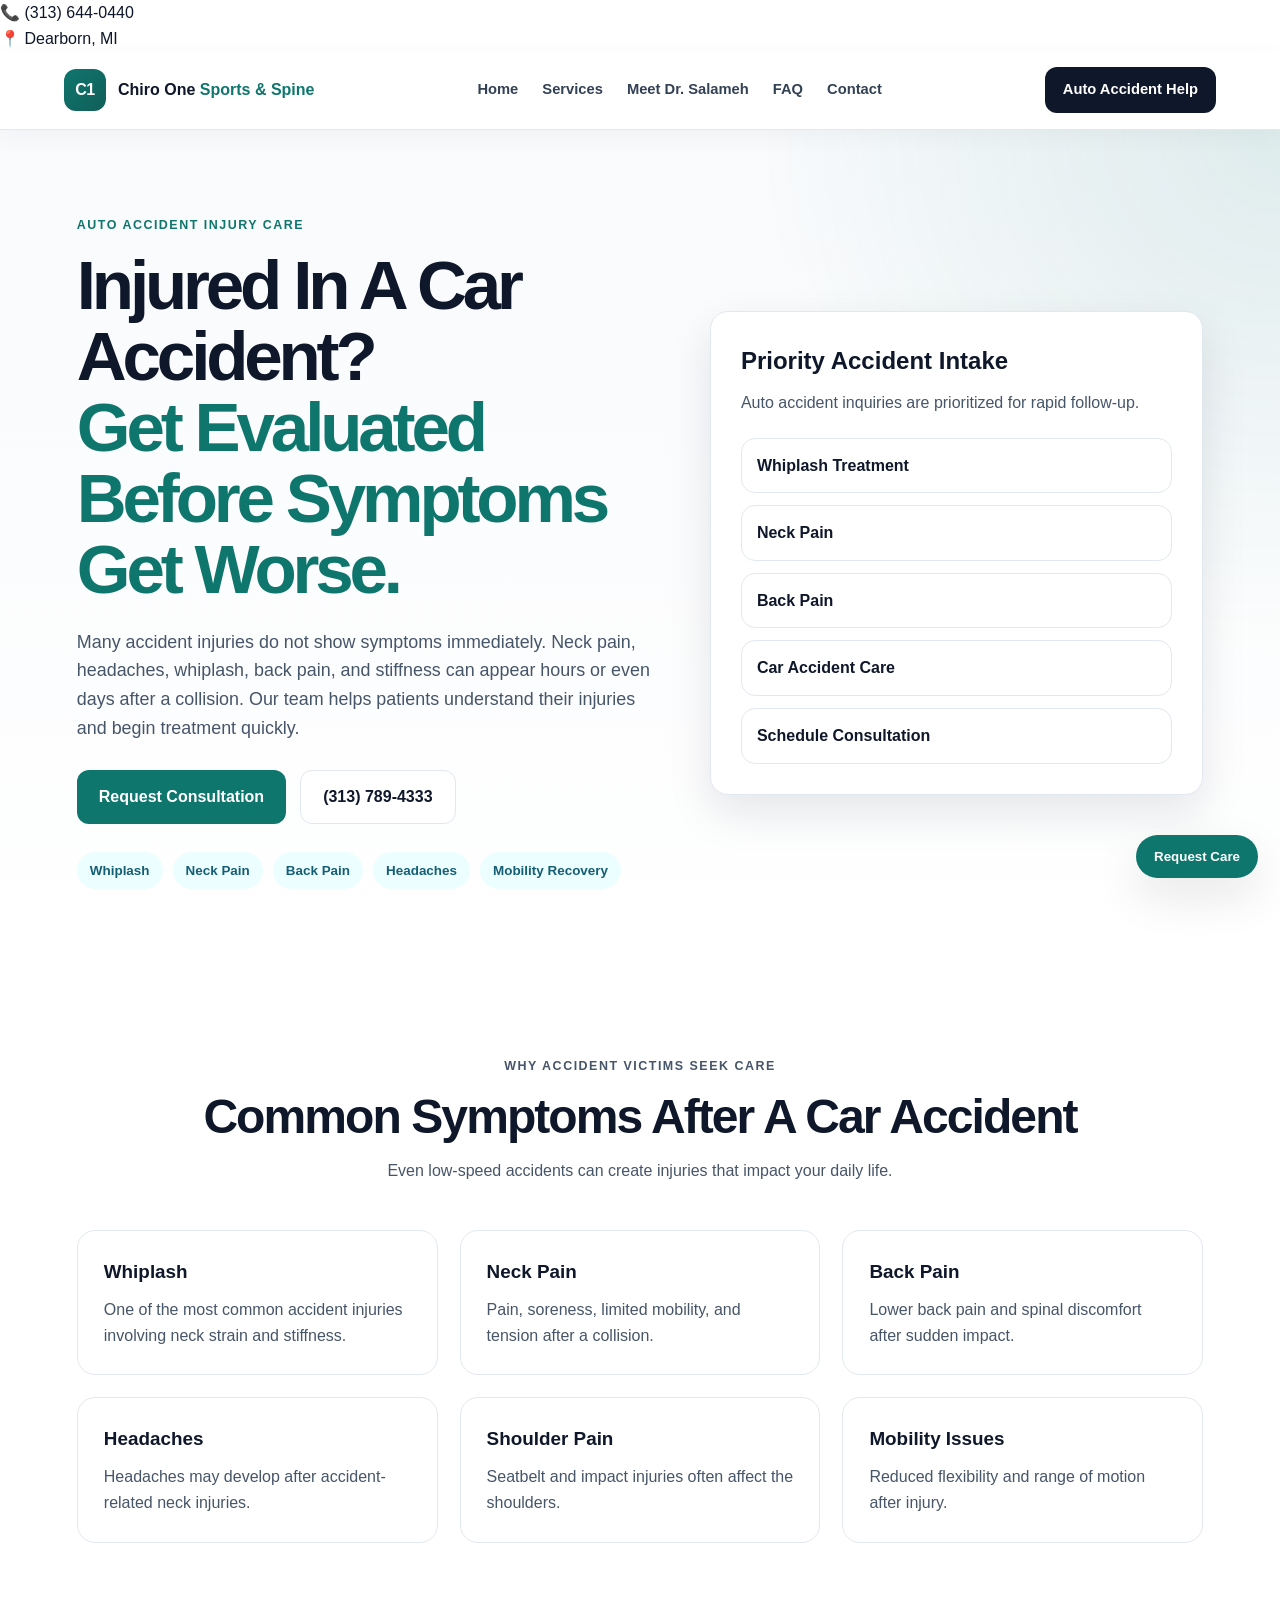
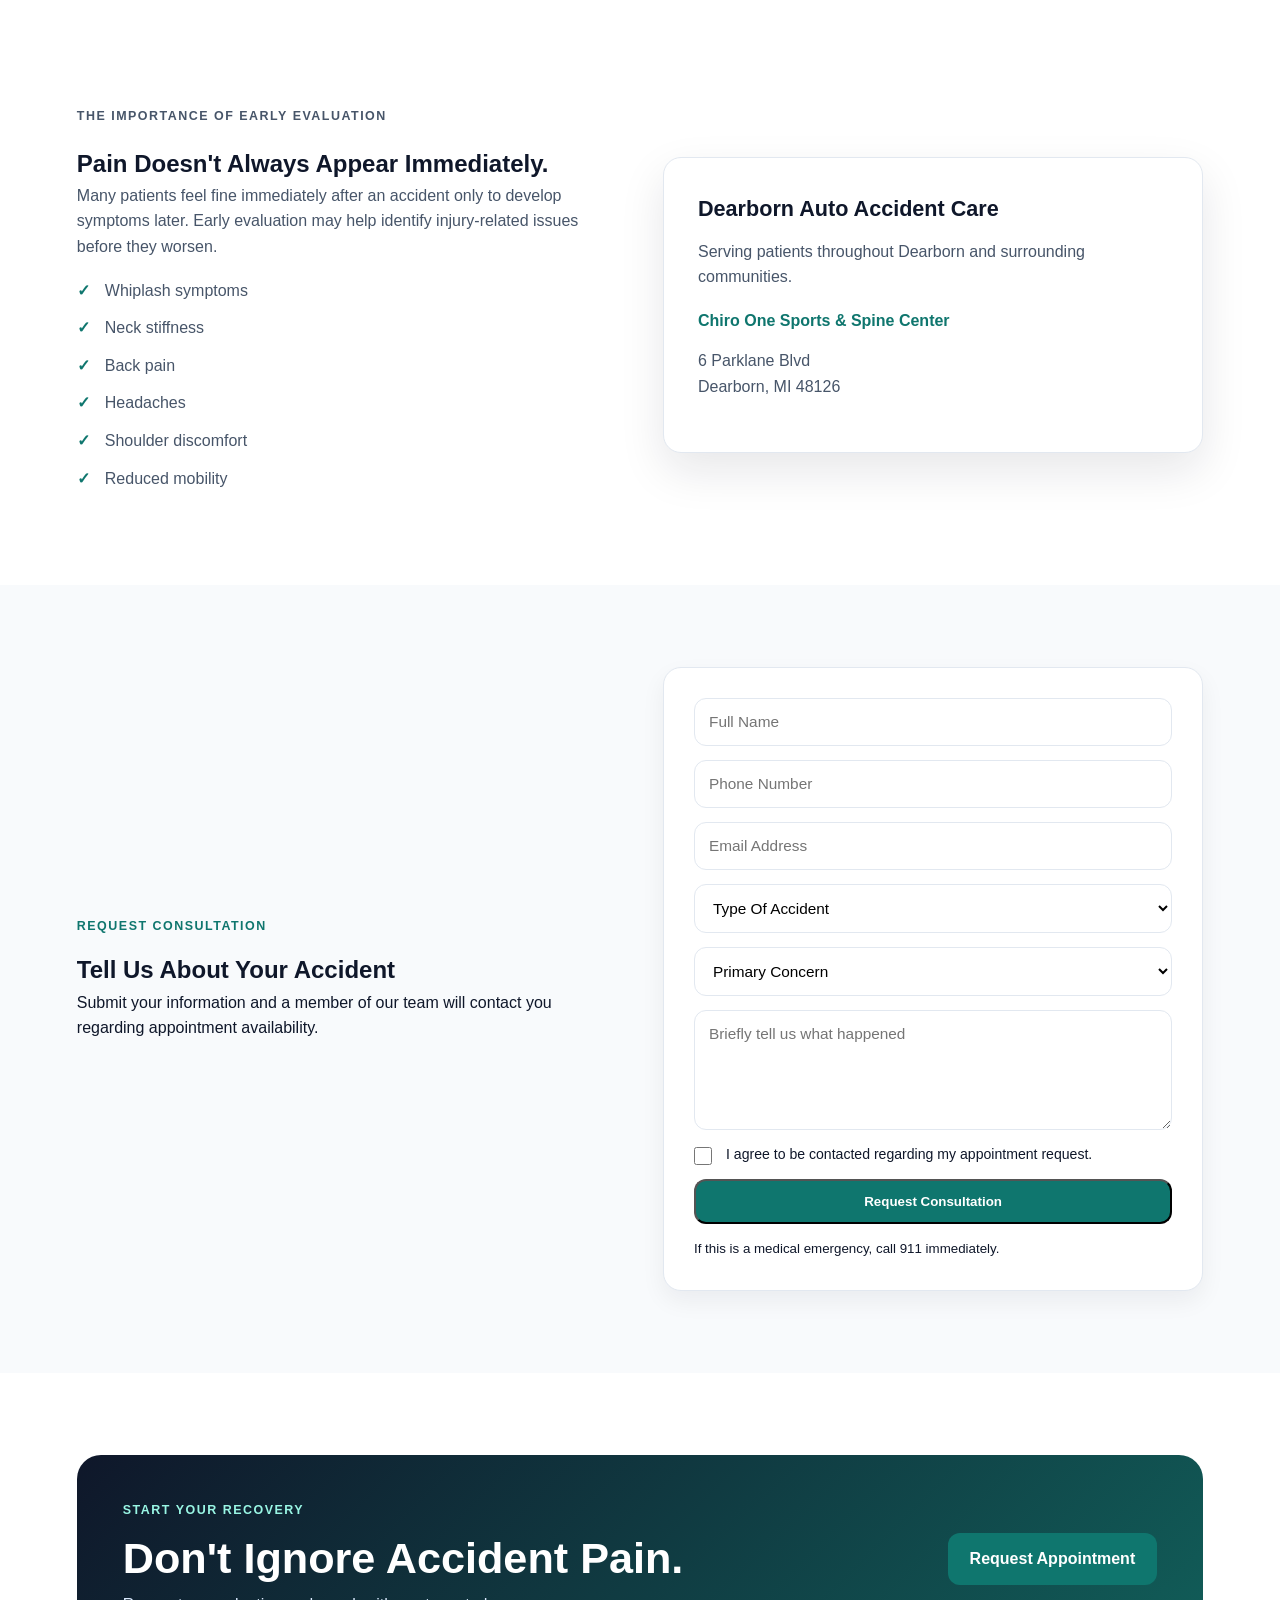
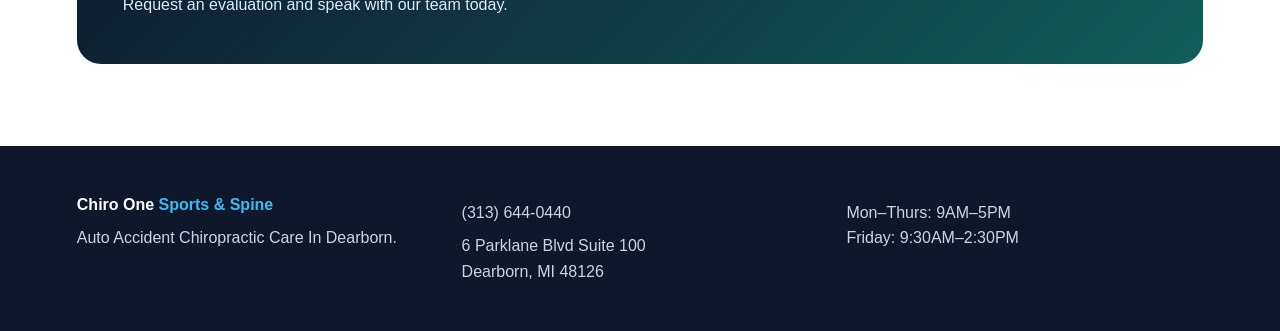
<file: auto-accident.html>
<!DOCTYPE html>
<html lang="en">
<head>
<meta charset="UTF-8">
<meta name="viewport" content="width=device-width, initial-scale=1.0">

<title>Auto Accident Chiropractor Dearborn MI | Chiro One Sports & Spine Center</title>

<meta name="description" content="Injured in a car accident? Chiro One Sports & Spine Center helps patients in Dearborn with whiplash, neck pain, back pain, headaches, and accident-related injuries.">

<meta name="keywords" content="car accident chiropractor Dearborn, auto accident chiropractor Dearborn, whiplash treatment Dearborn, neck pain after car accident, back pain after accident">

<link rel="stylesheet" href="styles.css">
</head>

<body>

<header class="top-bar">

<div>
<a href="tel:+13136440440">
📞 (313) 644-0440
</a>
</div>

<div>
📍 Dearborn, MI
</div>

</header>

<header class="site-header">

<a href="index.html" class="logo">
<span class="logo-mark">C1</span>
<span class="logo-text">Chiro One <b>Sports & Spine</b></span>
</a>

<button class="menu-toggle" onclick="toggleMenu()">☰</button>

<nav id="mainNav">
<a href="index.html">Home</a>
<a href="chiropractic-services.html">Services</a>
<a href="meet-the-doctor.html">Meet Dr. Salameh</a>
<a href="faq.html">FAQ</a>
<a href="contact.html">Contact</a>
</nav>

<a href="auto-accident.html" class="header-cta">
Auto Accident Help
</a>

</header>

<main>

<section class="hero">

<div class="hero-copy">

<p class="eyebrow">Auto Accident Injury Care</p>

<h1>
Injured In A Car Accident?<br>
<span>Get Evaluated Before Symptoms Get Worse.</span>
</h1>

<p class="hero-text">
Many accident injuries do not show symptoms immediately. Neck pain, headaches, whiplash, back pain, and stiffness can appear hours or even days after a collision. Our team helps patients understand their injuries and begin treatment quickly.
</p>

<div class="hero-actions">
<a href="#consultation-form" class="btn primary">Request Consultation</a>
<a href="tel:+13137894333" class="btn secondary">(313) 789-4333</a>
</div>

<div class="trust-row">
<span>Whiplash</span>
<span>Neck Pain</span>
<span>Back Pain</span>
<span>Headaches</span>
<span>Mobility Recovery</span>
</div>

</div>

<div class="hero-card">

<h2>Priority Accident Intake</h2>

<p>
Auto accident inquiries are prioritized for rapid follow-up.
</p>

<div class="quick-options">
<a href="whiplash-treatment-dearborn.html">Whiplash Treatment</a>
<a href="neck-pain-treatment.html">Neck Pain</a>
<a href="back-pain-treatment.html">Back Pain</a>
<a href="car-accident-chiropractor-dearborn.html">Car Accident Care</a>
<a href="contact.html">Schedule Consultation</a>
</div>

</div>

</section>

<section class="section">

<div class="section-heading">

<p class="eyebrow">Why Accident Victims Seek Care</p>

<h2>Common Symptoms After A Car Accident</h2>

<p>
Even low-speed accidents can create injuries that impact your daily life.
</p>

</div>

<div class="service-grid">

<div class="service-card">
<h3>Whiplash</h3>
<p>One of the most common accident injuries involving neck strain and stiffness.</p>
</div>

<div class="service-card">
<h3>Neck Pain</h3>
<p>Pain, soreness, limited mobility, and tension after a collision.</p>
</div>

<div class="service-card">
<h3>Back Pain</h3>
<p>Lower back pain and spinal discomfort after sudden impact.</p>
</div>

<div class="service-card">
<h3>Headaches</h3>
<p>Headaches may develop after accident-related neck injuries.</p>
</div>

<div class="service-card">
<h3>Shoulder Pain</h3>
<p>Seatbelt and impact injuries often affect the shoulders.</p>
</div>

<div class="service-card">
<h3>Mobility Issues</h3>
<p>Reduced flexibility and range of motion after injury.</p>
</div>

</div>

</section>

<section class="split-section">

<div>

<p class="eyebrow">The Importance Of Early Evaluation</p>

<h2>Pain Doesn't Always Appear Immediately.</h2>

<p>
Many patients feel fine immediately after an accident only to develop symptoms later. Early evaluation may help identify injury-related issues before they worsen.
</p>

<ul class="check-list">
<li>Whiplash symptoms</li>
<li>Neck stiffness</li>
<li>Back pain</li>
<li>Headaches</li>
<li>Shoulder discomfort</li>
<li>Reduced mobility</li>
</ul>

</div>

<div class="info-card">

<h3>Dearborn Auto Accident Care</h3>

<p>
Serving patients throughout Dearborn and surrounding communities.
</p>

<span>Chiro One Sports & Spine Center</span>

<p style="margin-top:15px;">
6 Parklane Blvd<br>
Dearborn, MI 48126
</p>

</div>

</section>

<section class="assistant-section" id="consultation-form">

<div>

<p class="eyebrow">Request Consultation</p>

<h2>Tell Us About Your Accident</h2>

<p>
Submit your information and a member of our team will contact you regarding appointment availability.
</p>

</div>

<form name="auto-accident-lead" method="POST" data-netlify="true" action="thank-you.html" class="intake-form">

<input type="hidden" name="form-name" value="auto-accident-lead">

<input type="text" name="name" placeholder="Full Name" required>

<input type="tel" name="phone" placeholder="Phone Number" required>

<input type="email" name="email" placeholder="Email Address" required>

<select name="accident_type" required>
<option value="">Type Of Accident</option>
<option>Car Accident</option>
<option>Truck Accident</option>
<option>Motorcycle Accident</option>
<option>Uber / Lyft Accident</option>
<option>Other</option>
</select>

<select name="injury_type">
<option value="">Primary Concern</option>
<option>Whiplash</option>
<option>Neck Pain</option>
<option>Back Pain</option>
<option>Headaches</option>
<option>Shoulder Pain</option>
<option>Other</option>
</select>

<textarea name="message" placeholder="Briefly tell us what happened"></textarea>

<label class="consent">
<input type="checkbox" required>
I agree to be contacted regarding my appointment request.
</label>

<button type="submit" class="btn primary">Request Consultation</button>

<small>If this is a medical emergency, call 911 immediately.</small>

</form>

</section>

<section class="cta-section">

<div>

<p class="eyebrow">Start Your Recovery</p>

<h2>Don't Ignore Accident Pain.</h2>

<p>
Request an evaluation and speak with our team today.
</p>

</div>

<a href="contact.html" class="btn primary">Request Appointment</a>

</section>

</main>

<footer class="site-footer">

<div>
<a href="index.html" class="footer-logo">Chiro One <span>Sports & Spine</span></a>
<p>Auto Accident Chiropractic Care In Dearborn.</p>
</div>

<div>
<p>(313) 644-0440</p>
<p>6 Parklane Blvd Suite 100<br>Dearborn, MI 48126</p>
</div>

<div>
<p>Mon–Thurs: 9AM–5PM<br>Friday: 9:30AM–2:30PM</p>
</div>

</footer>

<script src="schema.js"></script>
<script src="script.js"></script>
</body>
</html>
</file>
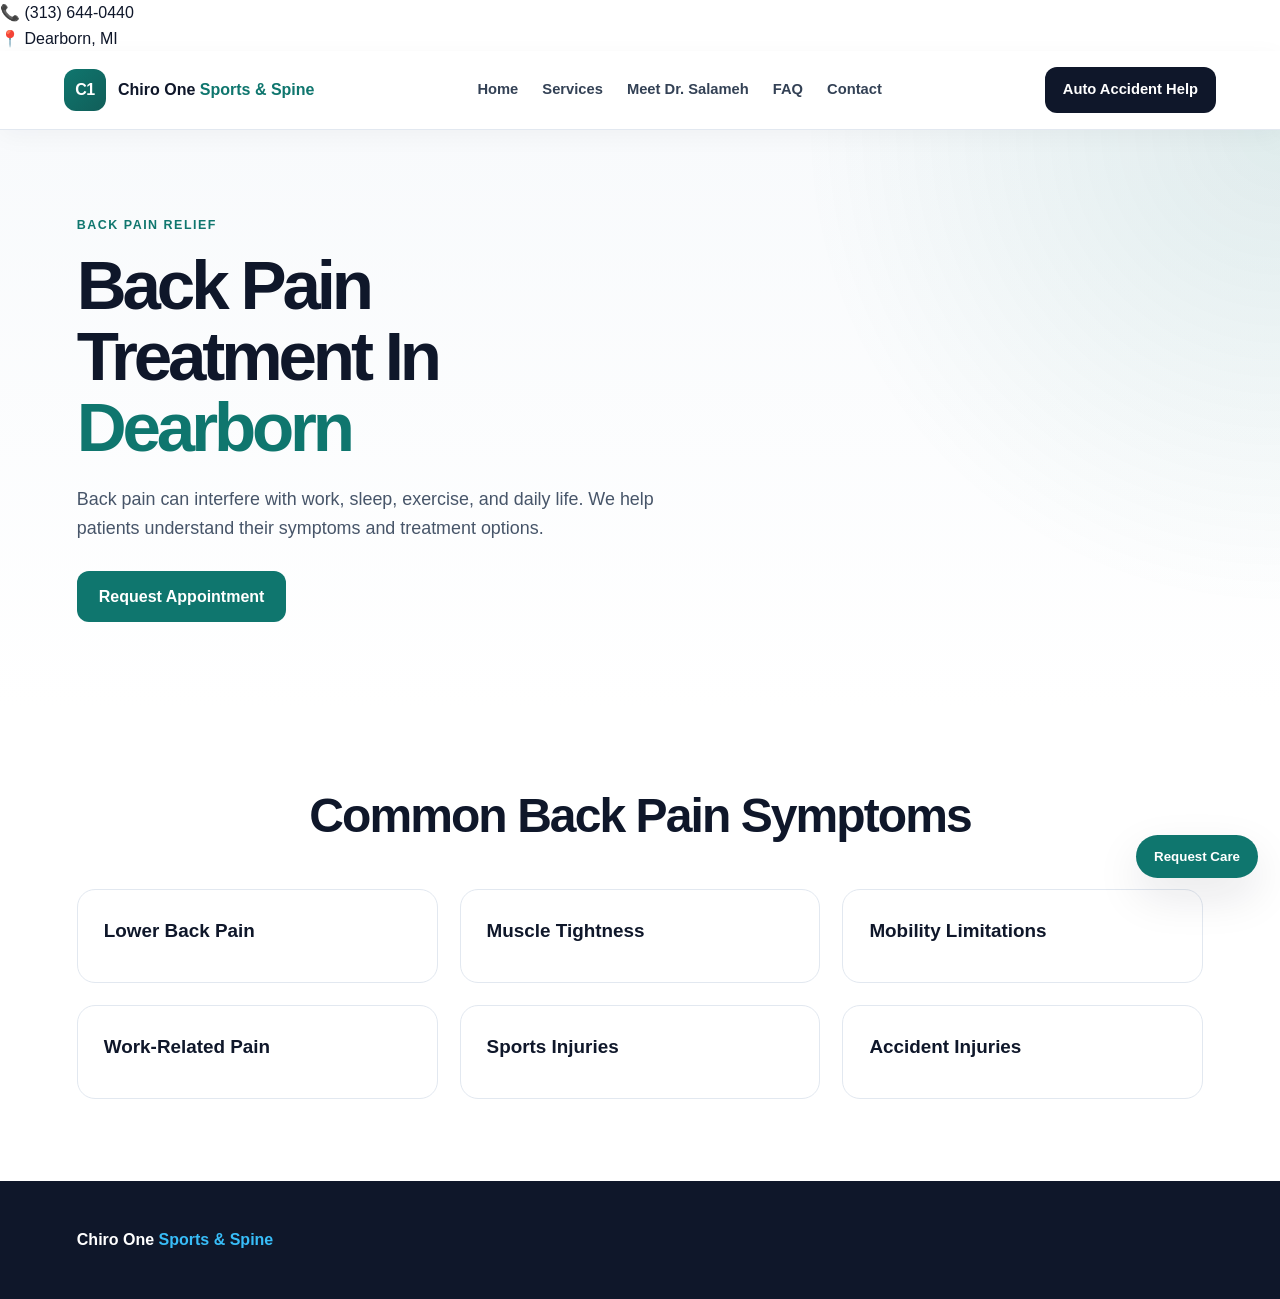
<file: back-pain-treatment.html>
<!DOCTYPE html>
<html lang="en">
<head>
<meta charset="UTF-8">
<meta name="viewport" content="width=device-width, initial-scale=1.0">

<title>Back Pain Treatment Dearborn MI | Chiro One Sports & Spine Center</title>

<meta name="description" content="Back pain treatment in Dearborn, MI. Chiropractic care for lower back pain, injury recovery, stiffness, and mobility issues.">

<link rel="stylesheet" href="styles.css">
</head>

<body>

<header class="top-bar">

<div>
<a href="tel:+13136440440">
📞 (313) 644-0440
</a>
</div>

<div>
📍 Dearborn, MI
</div>

</header>

<header class="site-header">

<a href="index.html" class="logo">
<span class="logo-mark">C1</span>
<span class="logo-text">Chiro One <b>Sports & Spine</b></span>
</a>

<button class="menu-toggle" onclick="toggleMenu()">☰</button>

<nav id="mainNav">
<a href="index.html">Home</a>
<a href="chiropractic-services.html">Services</a>
<a href="meet-the-doctor.html">Meet Dr. Salameh</a>
<a href="faq.html">FAQ</a>
<a href="contact.html">Contact</a>
</nav>

<a href="auto-accident.html" class="header-cta">
Auto Accident Help
</a>

</header>

<main>

<section class="hero">

<div class="hero-copy">

<p class="eyebrow">Back Pain Relief</p>

<h1>Back Pain Treatment In <span>Dearborn</span></h1>

<p class="hero-text">
Back pain can interfere with work, sleep, exercise, and daily life. We help patients understand their symptoms and treatment options.
</p>

<div class="hero-actions">
<a href="contact.html" class="btn primary">Request Appointment</a>
</div>

</div>

</section>

<section class="section">

<div class="section-heading">

<h2>Common Back Pain Symptoms</h2>

</div>

<div class="service-grid">

<div class="service-card">
<h3>Lower Back Pain</h3>
</div>

<div class="service-card">
<h3>Muscle Tightness</h3>
</div>

<div class="service-card">
<h3>Mobility Limitations</h3>
</div>

<div class="service-card">
<h3>Work-Related Pain</h3>
</div>

<div class="service-card">
<h3>Sports Injuries</h3>
</div>

<div class="service-card">
<h3>Accident Injuries</h3>
</div>

</div>

</section>

</main>

<footer class="site-footer">
<div>
<a href="index.html" class="footer-logo">Chiro One <span>Sports & Spine</span></a>
</div>
</footer>

<script src="schema.js"></script>
<script src="script.js"></script>
</body>
</html>
</file>
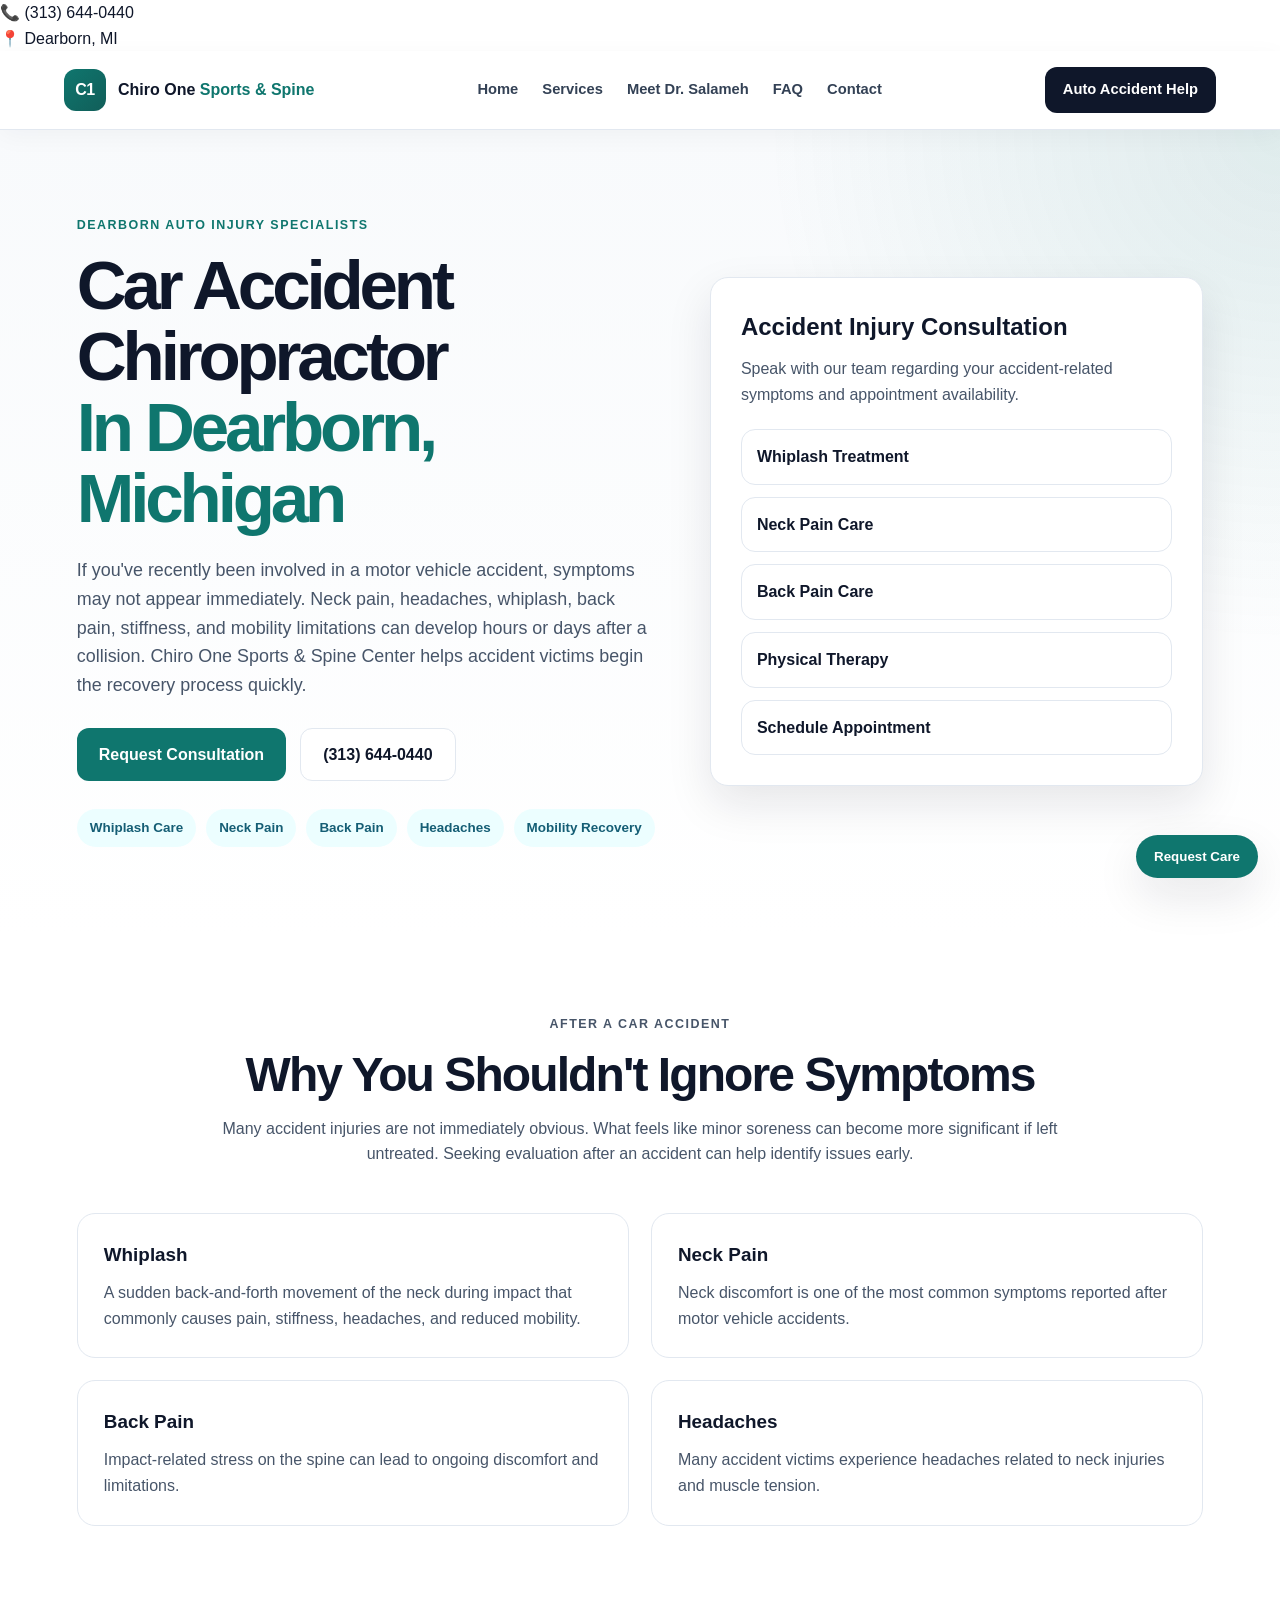
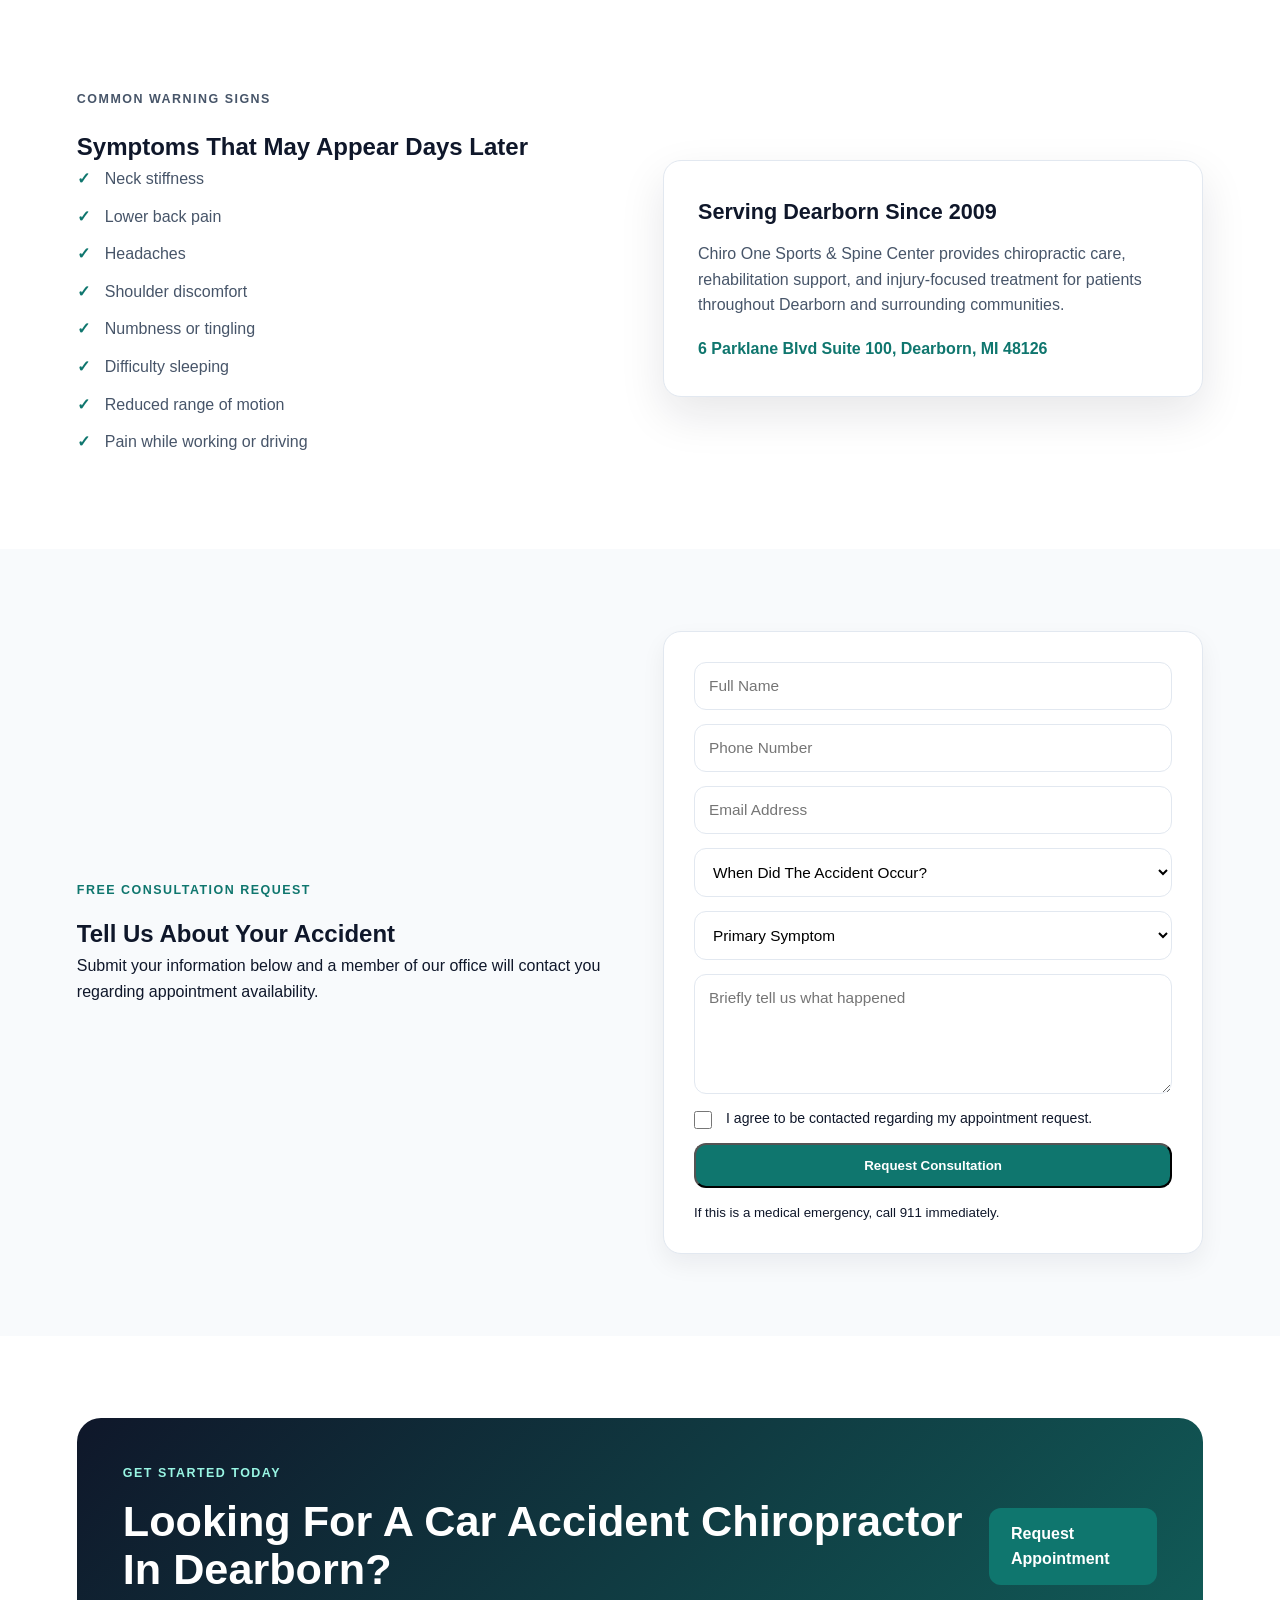
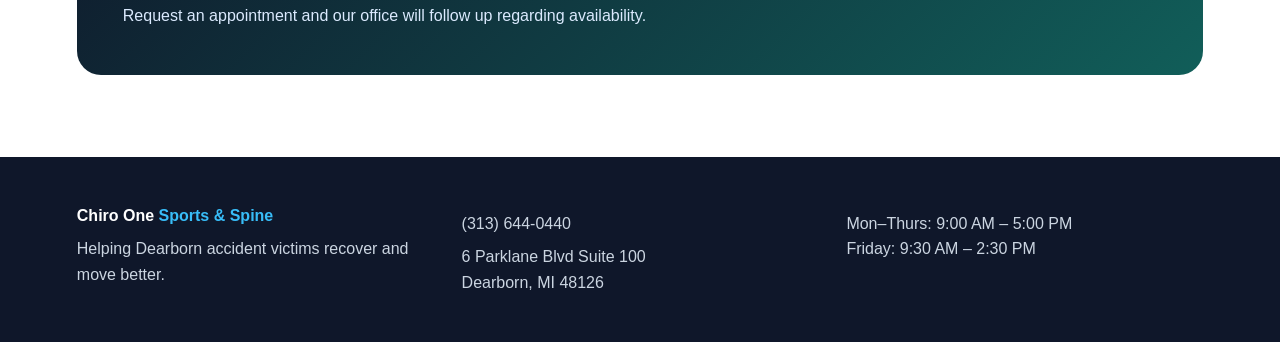
<file: car-accident-chiropractor-dearborn.html>
<!DOCTYPE html>
<html lang="en">
<head>
<meta charset="UTF-8">
<meta name="viewport" content="width=device-width, initial-scale=1.0">

<title>Car Accident Chiropractor Dearborn MI | Chiro One Sports & Spine Center</title>

<meta name="description" content="Looking for a car accident chiropractor in Dearborn? Chiro One Sports & Spine Center helps patients recover from whiplash, neck pain, back pain, headaches, and accident-related injuries.">

<meta name="keywords" content="car accident chiropractor Dearborn, chiropractor after car accident Dearborn, whiplash chiropractor Dearborn, auto accident injury treatment Dearborn, personal injury chiropractor Dearborn">

<link rel="stylesheet" href="styles.css">

</head>

<body>

<header class="top-bar">

<div>
<a href="tel:+13136440440">
📞 (313) 644-0440
</a>
</div>

<div>
📍 Dearborn, MI
</div>

</header>

<header class="site-header">

<a href="index.html" class="logo">
<span class="logo-mark">C1</span>
<span class="logo-text">Chiro One <b>Sports & Spine</b></span>
</a>

<button class="menu-toggle" onclick="toggleMenu()">☰</button>

<nav id="mainNav">
<a href="index.html">Home</a>
<a href="chiropractic-services.html">Services</a>
<a href="meet-the-doctor.html">Meet Dr. Salameh</a>
<a href="faq.html">FAQ</a>
<a href="contact.html">Contact</a>
</nav>

<a href="auto-accident.html" class="header-cta">
Auto Accident Help
</a>

</header>

<main>

<section class="hero">

<div class="hero-copy">

<p class="eyebrow">
Dearborn Auto Injury Specialists
</p>

<h1>
Car Accident Chiropractor<br>
<span>In Dearborn, Michigan</span>
</h1>

<p class="hero-text">

If you've recently been involved in a motor vehicle accident, symptoms may not appear immediately. Neck pain, headaches, whiplash, back pain, stiffness, and mobility limitations can develop hours or days after a collision. Chiro One Sports & Spine Center helps accident victims begin the recovery process quickly.

</p>

<div class="hero-actions">

<a href="#consultation-form" class="btn primary">
Request Consultation
</a>

<a href="tel:+13136440440" class="btn secondary">
(313) 644-0440
</a>

</div>

<div class="trust-row">
<span>Whiplash Care</span>
<span>Neck Pain</span>
<span>Back Pain</span>
<span>Headaches</span>
<span>Mobility Recovery</span>
</div>

</div>

<div class="hero-card">

<h2>
Accident Injury Consultation
</h2>

<p>
Speak with our team regarding your accident-related symptoms and appointment availability.
</p>

<div class="quick-options">

<a href="whiplash-treatment-dearborn.html">
Whiplash Treatment
</a>

<a href="neck-pain-treatment.html">
Neck Pain Care
</a>

<a href="back-pain-treatment.html">
Back Pain Care
</a>

<a href="physical-therapy.html">
Physical Therapy
</a>

<a href="contact.html">
Schedule Appointment
</a>

</div>

</div>

</section>

<section class="section">

<div class="section-heading">

<p class="eyebrow">
After A Car Accident
</p>

<h2>
Why You Shouldn't Ignore Symptoms
</h2>

<p>

Many accident injuries are not immediately obvious. What feels like minor soreness can become more significant if left untreated. Seeking evaluation after an accident can help identify issues early.

</p>

</div>

<div class="feature-grid">

<div>
<h3>Whiplash</h3>
<p>
A sudden back-and-forth movement of the neck during impact that commonly causes pain, stiffness, headaches, and reduced mobility.
</p>
</div>

<div>
<h3>Neck Pain</h3>
<p>
Neck discomfort is one of the most common symptoms reported after motor vehicle accidents.
</p>
</div>

<div>
<h3>Back Pain</h3>
<p>
Impact-related stress on the spine can lead to ongoing discomfort and limitations.
</p>
</div>

<div>
<h3>Headaches</h3>
<p>
Many accident victims experience headaches related to neck injuries and muscle tension.
</p>
</div>

</div>

</section>

<section class="split-section">

<div>

<p class="eyebrow">
Common Warning Signs
</p>

<h2>
Symptoms That May Appear Days Later
</h2>

<ul class="check-list">

<li>Neck stiffness</li>
<li>Lower back pain</li>
<li>Headaches</li>
<li>Shoulder discomfort</li>
<li>Numbness or tingling</li>
<li>Difficulty sleeping</li>
<li>Reduced range of motion</li>
<li>Pain while working or driving</li>

</ul>

</div>

<div class="info-card">

<h3>
Serving Dearborn Since 2009
</h3>

<p>

Chiro One Sports & Spine Center provides chiropractic care, rehabilitation support, and injury-focused treatment for patients throughout Dearborn and surrounding communities.

</p>

<span>
6 Parklane Blvd Suite 100, Dearborn, MI 48126
</span>

</div>

</section>

<section class="assistant-section" id="consultation-form">

<div>

<p class="eyebrow">
Free Consultation Request
</p>

<h2>
Tell Us About Your Accident
</h2>

<p>

Submit your information below and a member of our office will contact you regarding appointment availability.

</p>

</div>

<form
name="car-accident-lead"
method="POST"
data-netlify="true"
action="thank-you.html"
class="intake-form">

<input type="hidden" name="form-name" value="car-accident-lead">

<input
type="text"
name="name"
placeholder="Full Name"
required>

<input
type="tel"
name="phone"
placeholder="Phone Number"
required>

<input
type="email"
name="email"
placeholder="Email Address"
required>

<select name="accident_date" required>
<option value="">When Did The Accident Occur?</option>
<option>Today</option>
<option>Within The Last Week</option>
<option>Within The Last 30 Days</option>
<option>More Than 30 Days Ago</option>
</select>

<select name="symptom" required>
<option value="">Primary Symptom</option>
<option>Whiplash</option>
<option>Neck Pain</option>
<option>Back Pain</option>
<option>Headaches</option>
<option>Shoulder Pain</option>
<option>Other</option>
</select>

<textarea
name="message"
placeholder="Briefly tell us what happened"></textarea>

<label class="consent">
<input type="checkbox" required>
I agree to be contacted regarding my appointment request.
</label>

<button type="submit" class="btn primary">
Request Consultation
</button>

<small>
If this is a medical emergency, call 911 immediately.
</small>

</form>

</section>

<section class="cta-section">

<div>

<p class="eyebrow">
Get Started Today
</p>

<h2>
Looking For A Car Accident Chiropractor In Dearborn?
</h2>

<p>

Request an appointment and our office will follow up regarding availability.

</p>

</div>

<a href="contact.html" class="btn primary">
Request Appointment
</a>

</section>

</main>

<footer class="site-footer">

<div>

<a href="index.html" class="footer-logo">
Chiro One <span>Sports & Spine</span>
</a>

<p>
Helping Dearborn accident victims recover and move better.
</p>

</div>

<div>

<p>(313) 644-0440</p>

<p>
6 Parklane Blvd Suite 100<br>
Dearborn, MI 48126
</p>

</div>

<div>

<p>
Mon–Thurs: 9:00 AM – 5:00 PM<br>
Friday: 9:30 AM – 2:30 PM
</p>

</div>

</footer>

<script src="schema.js"></script>
<script src="script.js"></script>
</body>
</html>
</file>
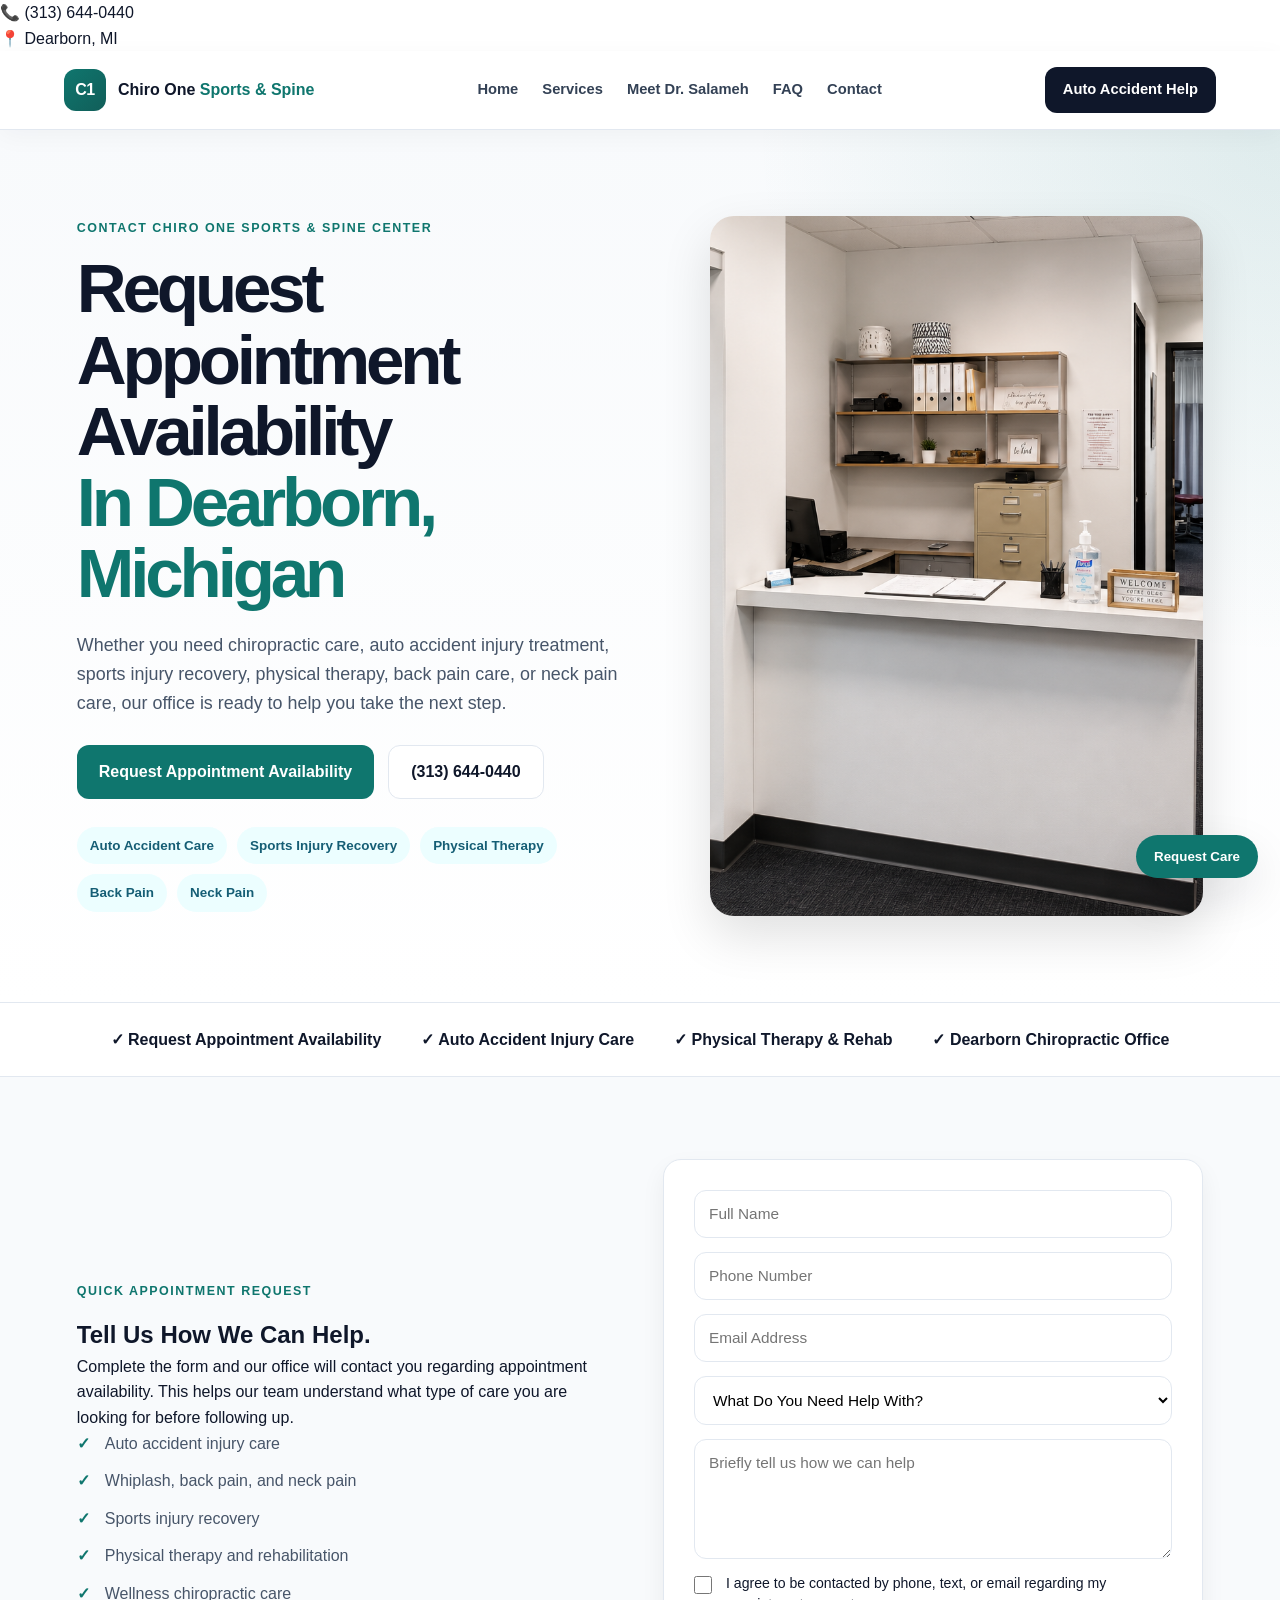
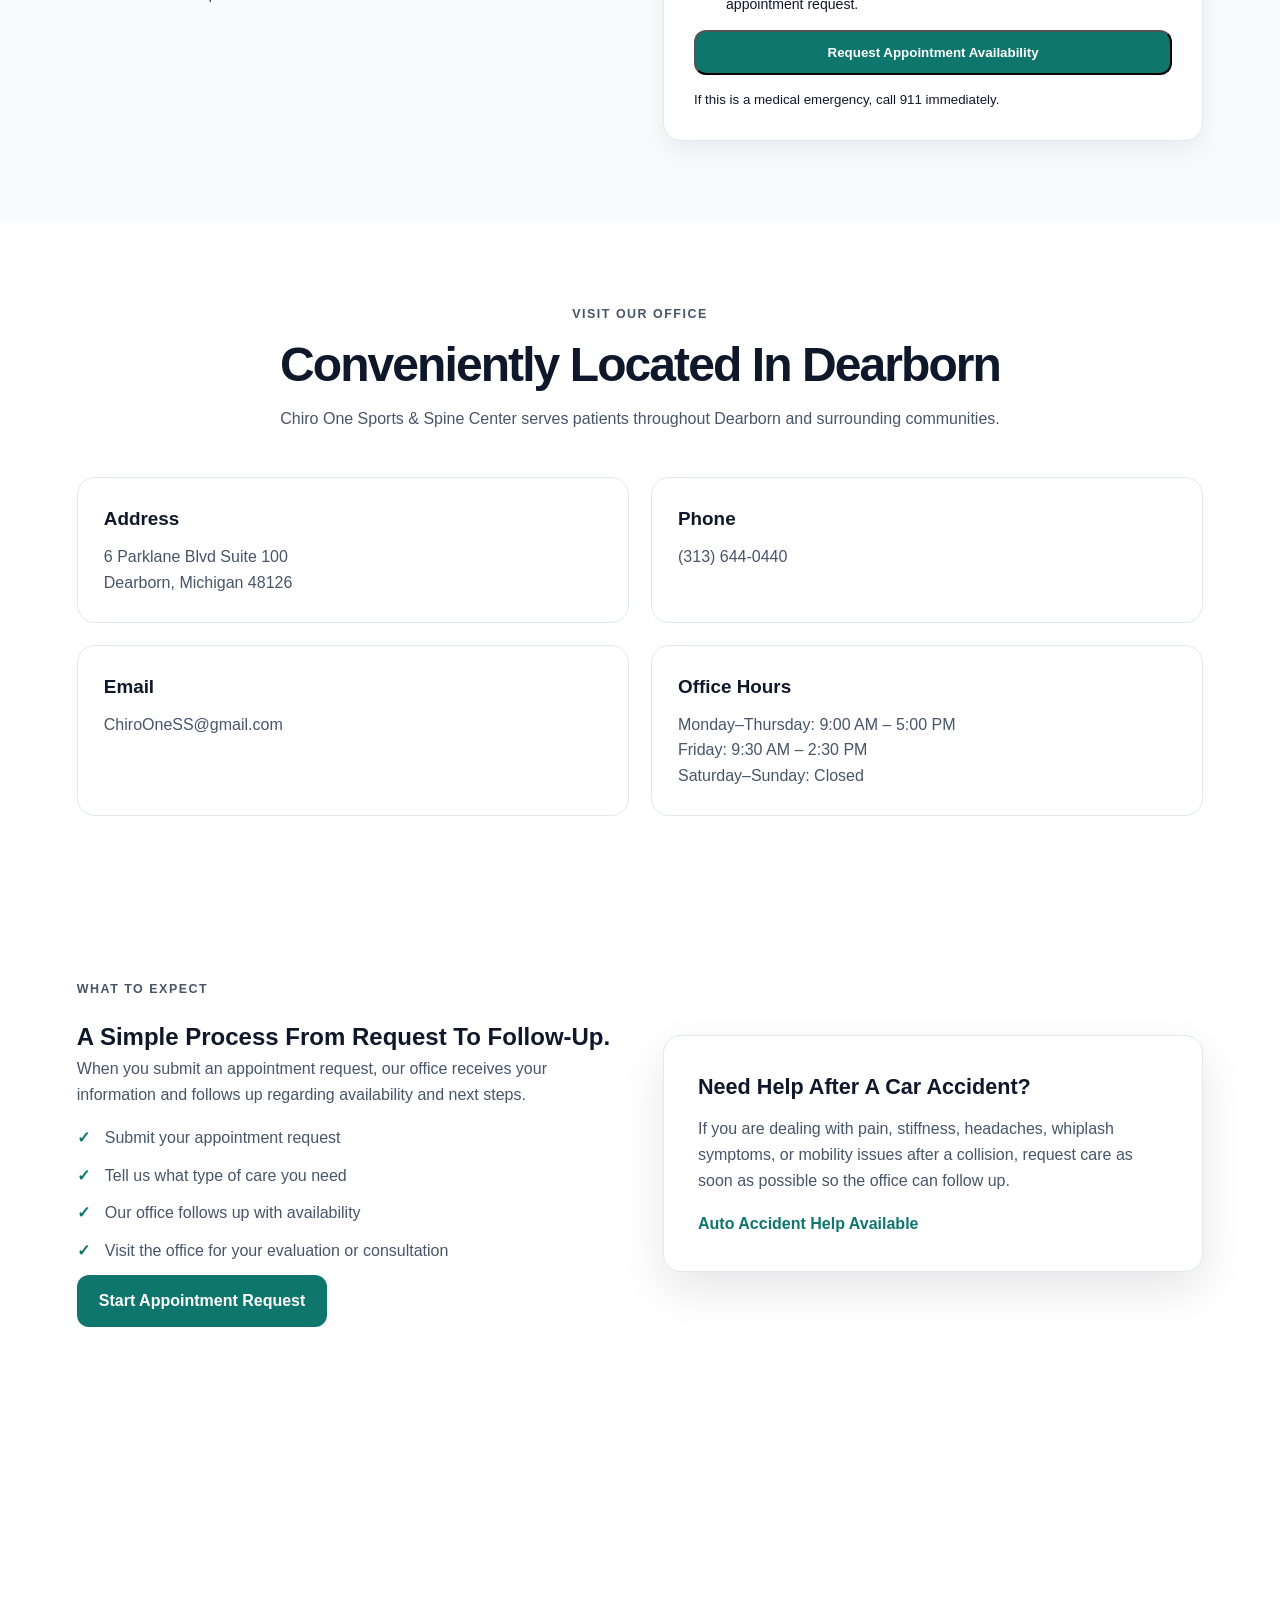
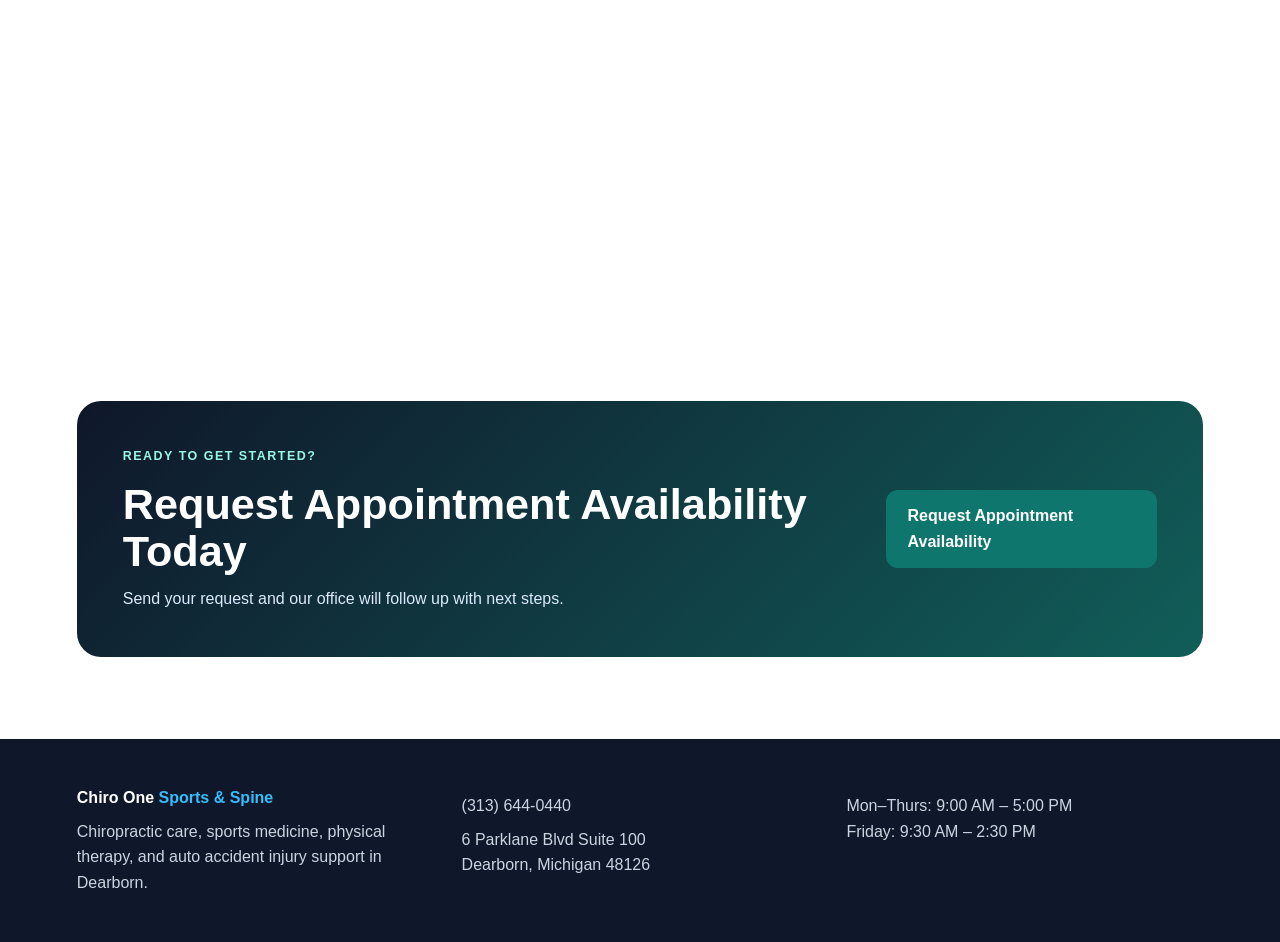
<file: contact.html>
<!DOCTYPE html>
<html lang="en">
<head>
<meta charset="UTF-8">
<meta name="viewport" content="width=device-width, initial-scale=1.0">
<title>Contact Chiro One Sports & Spine Center | Dearborn Chiropractor</title>
<meta name="description" content="Contact Chiro One Sports & Spine Center in Dearborn, Michigan. Request appointment availability for chiropractic care, auto accident injuries, physical therapy, sports injury recovery, back pain, and neck pain.">
<meta name="keywords" content="contact chiropractor Dearborn, Chiro One Sports and Spine Center contact, Dearborn chiropractor appointment, auto accident chiropractor Dearborn, physical therapy Dearborn">
<link rel="stylesheet" href="styles.css">
</head>
<body>
<header class="top-bar">
<div>
<a href="tel:+13136440440">📞 (313) 644-0440</a>
</div>
<div>📍 Dearborn, MI</div>
</header>
<header class="site-header">
<a href="index.html" class="logo">
<span class="logo-mark">C1</span>
<span class="logo-text">Chiro One <b>Sports & Spine</b></span>
</a>
<button class="menu-toggle" onclick="toggleMenu()">☰</button>
<nav id="mainNav">
<a href="index.html">Home</a>
<a href="chiropractic-services.html">Services</a>
<a href="meet-the-doctor.html">Meet Dr. Salameh</a>
<a href="faq.html">FAQ</a>
<a href="contact.html">Contact</a>
</nav>
<a href="auto-accident.html" class="header-cta">Auto Accident Help</a>
</header>
<main>
<section class="hero">
<div class="hero-copy">
<p class="eyebrow">Contact Chiro One Sports & Spine Center</p>
<h1>
Request Appointment Availability<br>
<span>In Dearborn, Michigan</span>
</h1>
<p class="hero-text">
Whether you need chiropractic care, auto accident injury treatment, sports injury recovery, physical therapy, back pain care, or neck pain care, our office is ready to help you take the next step.
</p>
<div class="hero-actions">
<a href="#contact-form" class="btn primary">Request Appointment Availability</a>
<a href="tel:+13136440440" class="btn secondary">(313) 644-0440</a>
</div>
<div class="trust-row">
<span>Auto Accident Care</span>
<span>Sports Injury Recovery</span>
<span>Physical Therapy</span>
<span>Back Pain</span>
<span>Neck Pain</span>
</div>
</div>
<div class="hero-image">
<img
src="assets/reception.jpg.PNG"
alt="Reception area at Chiro One Sports and Spine Center in Dearborn">
</div>
</section>
<section class="trust-strip">
<div>✓ Request Appointment Availability</div>
<div>✓ Auto Accident Injury Care</div>
<div>✓ Physical Therapy & Rehab</div>
<div>✓ Dearborn Chiropractic Office</div>
</section>
<section class="assistant-section" id="contact-form">
<div>
<p class="eyebrow">Quick Appointment Request</p>
<h2>Tell Us How We Can Help.</h2>
<p>
Complete the form and our office will contact you regarding appointment availability. This helps our team understand what type of care you are looking for before following up.
</p>
<ul class="check-list">
<li>Auto accident injury care</li>
<li>Whiplash, back pain, and neck pain</li>
<li>Sports injury recovery</li>
<li>Physical therapy and rehabilitation</li>
<li>Wellness chiropractic care</li>
</ul>
</div>
<form name="appointment-request" method="POST" data-netlify="true" action="thank-you.html" class="intake-form">
<input type="hidden" name="form-name" value="appointment-request">
<input type="text" name="name" placeholder="Full Name" required>
<input type="tel" name="phone" placeholder="Phone Number" required>
<input type="email" name="email" placeholder="Email Address" required>
<select name="service_interest" required>
<option value="">What Do You Need Help With?</option>
<option>Auto Accident Injury</option>
<option>Whiplash</option>
<option>Back Pain</option>
<option>Neck Pain</option>
<option>Physical Therapy</option>
<option>Sports Injury Recovery</option>
<option>Wellness Chiropractic Care</option>
<option>Other</option>
</select>
<textarea name="message" placeholder="Briefly tell us how we can help"></textarea>
<label class="consent">
<input type="checkbox" name="sms_consent" value="Yes" required>
I agree to be contacted by phone, text, or email regarding my appointment request.
</label>
<button type="submit" class="btn primary">Request Appointment Availability</button>
<small>If this is a medical emergency, call 911 immediately.</small>
</form>
</section>
<section class="section">
<div class="section-heading">
<p class="eyebrow">Visit Our Office</p>
<h2>Conveniently Located In Dearborn</h2>
<p>
Chiro One Sports & Spine Center serves patients throughout Dearborn and surrounding communities.
</p>
</div>
<div class="feature-grid">
<div>
<h3>Address</h3>
<p>
6 Parklane Blvd Suite 100<br>
Dearborn, Michigan 48126
</p>
</div>
<div>
<h3>Phone</h3>
<p>
<a href="tel:+13136440440">(313) 644-0440</a>
</p>
</div>
<div>
<h3>Email</h3>
<p>
<a href="mailto:ChiroOneSS@gmail.com">ChiroOneSS@gmail.com</a>
</p>
</div>
<div>
<h3>Office Hours</h3>
<p>
Monday–Thursday: 9:00 AM – 5:00 PM<br>
Friday: 9:30 AM – 2:30 PM<br>
Saturday–Sunday: Closed
</p>
</div>
</div>
</section>
<section class="split-section">
<div>
<p class="eyebrow">What To Expect</p>
<h2>A Simple Process From Request To Follow-Up.</h2>
<p>
When you submit an appointment request, our office receives your information and follows up regarding availability and next steps.
</p>
<ul class="check-list">
<li>Submit your appointment request</li>
<li>Tell us what type of care you need</li>
<li>Our office follows up with availability</li>
<li>Visit the office for your evaluation or consultation</li>
</ul>
<a href="#contact-form" class="btn primary">
Start Appointment Request
</a>
</div>
<div class="info-card">
<h3>Need Help After A Car Accident?</h3>
<p>
If you are dealing with pain, stiffness, headaches, whiplash symptoms, or mobility issues after a collision, request care as soon as possible so the office can follow up.
</p>
<span>Auto Accident Help Available</span>
</div>
</section>
<section class="map-section">
<iframe
src="https://www.google.com/maps?q=6%20Parklane%20Blvd%20Building%206%2C%20Dearborn%2C%20Michigan%2048126&output=embed"
width="100%"
height="420"
style="border:0; border-radius:18px;"
allowfullscreen=""
loading="lazy"
referrerpolicy="no-referrer-when-downgrade">
</iframe>
</section>
<section class="cta-section">
<div>
<p class="eyebrow">Ready To Get Started?</p>
<h2>Request Appointment Availability Today</h2>
<p>
Send your request and our office will follow up with next steps.
</p>
</div>
<a href="#contact-form" class="btn primary">Request Appointment Availability</a>
</section>
</main>
<footer class="site-footer">
<div>
<a href="index.html" class="footer-logo">Chiro One <span>Sports & Spine</span></a>
<p>Chiropractic care, sports medicine, physical therapy, and auto accident injury support in Dearborn.</p>
</div>
<div>
<p>(313) 644-0440</p>
<p>6 Parklane Blvd Suite 100<br>
Dearborn, Michigan 48126</p>
</div>
<div>
<p>Mon–Thurs: 9:00 AM – 5:00 PM<br>Friday: 9:30 AM – 2:30 PM</p>
</div>
</footer>
<script src="schema.js"></script>
<script src="script.js"></script>
</body>
</html>
</file>
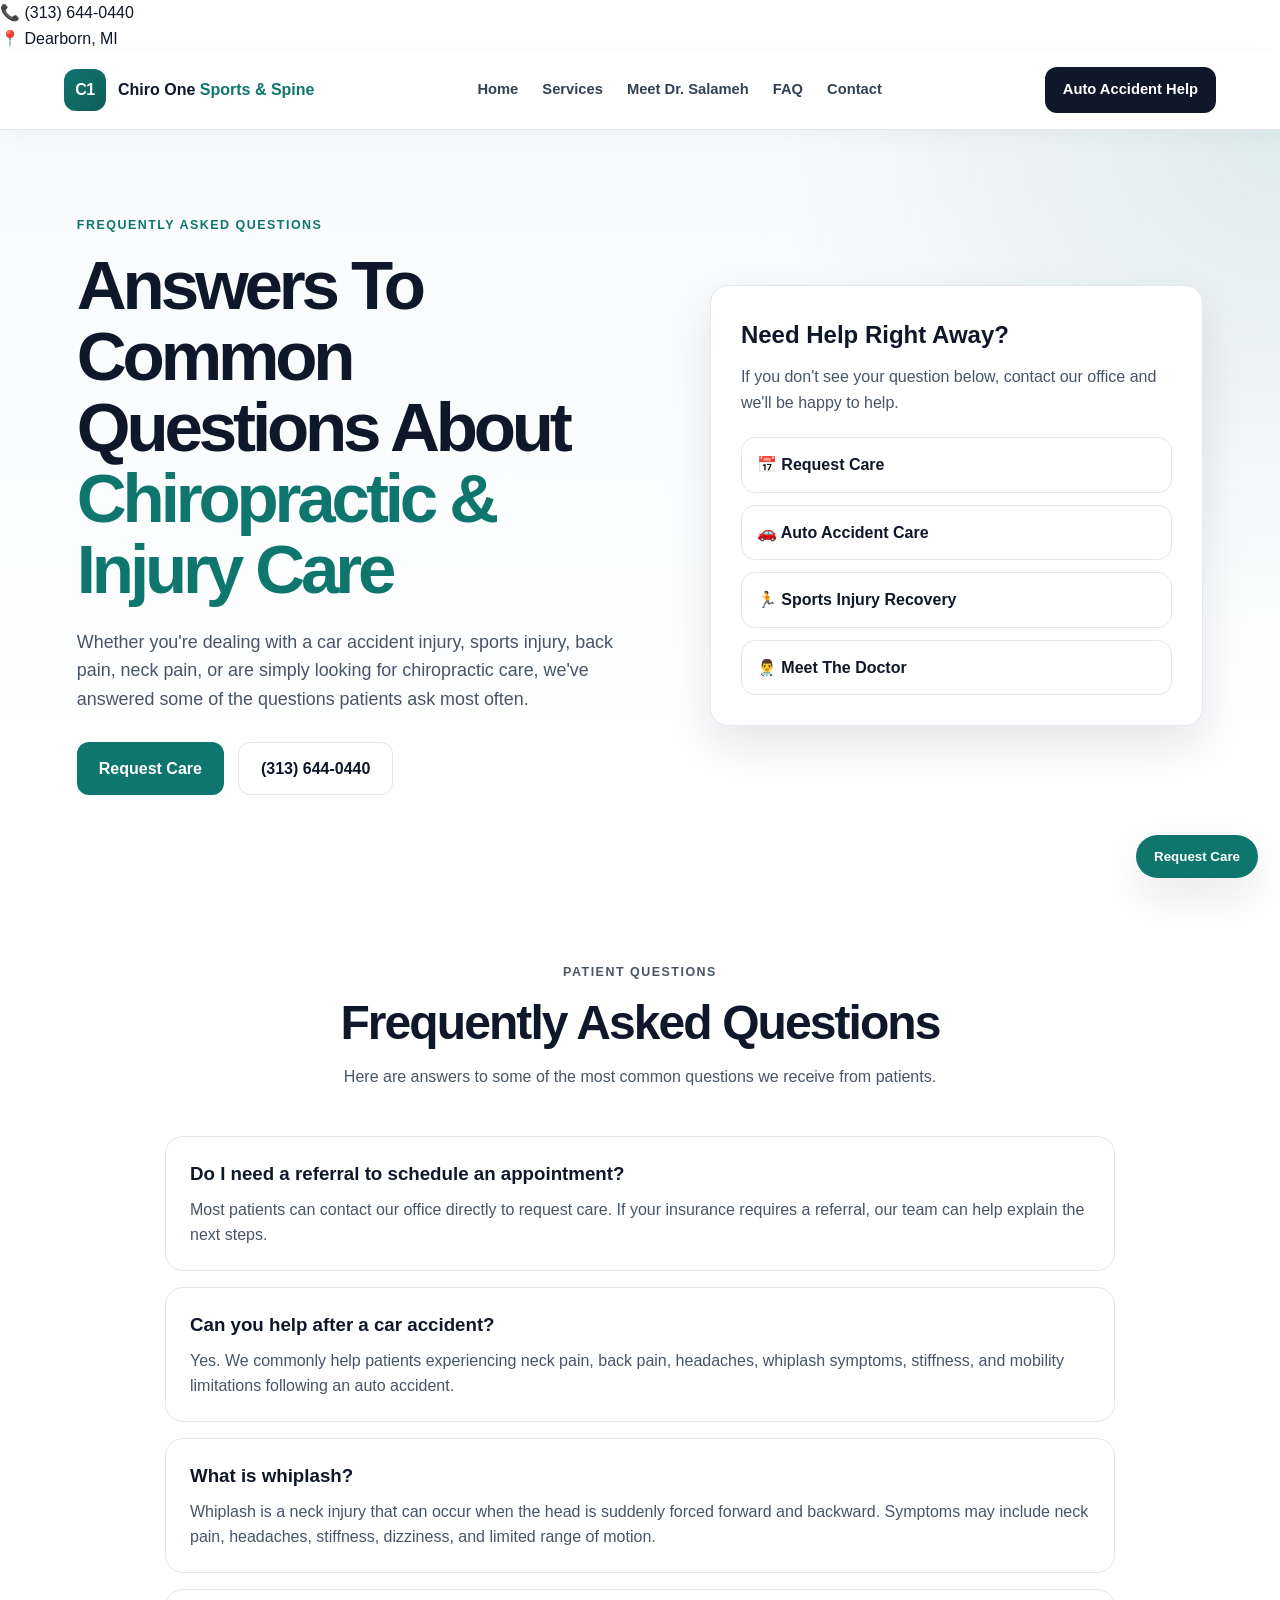
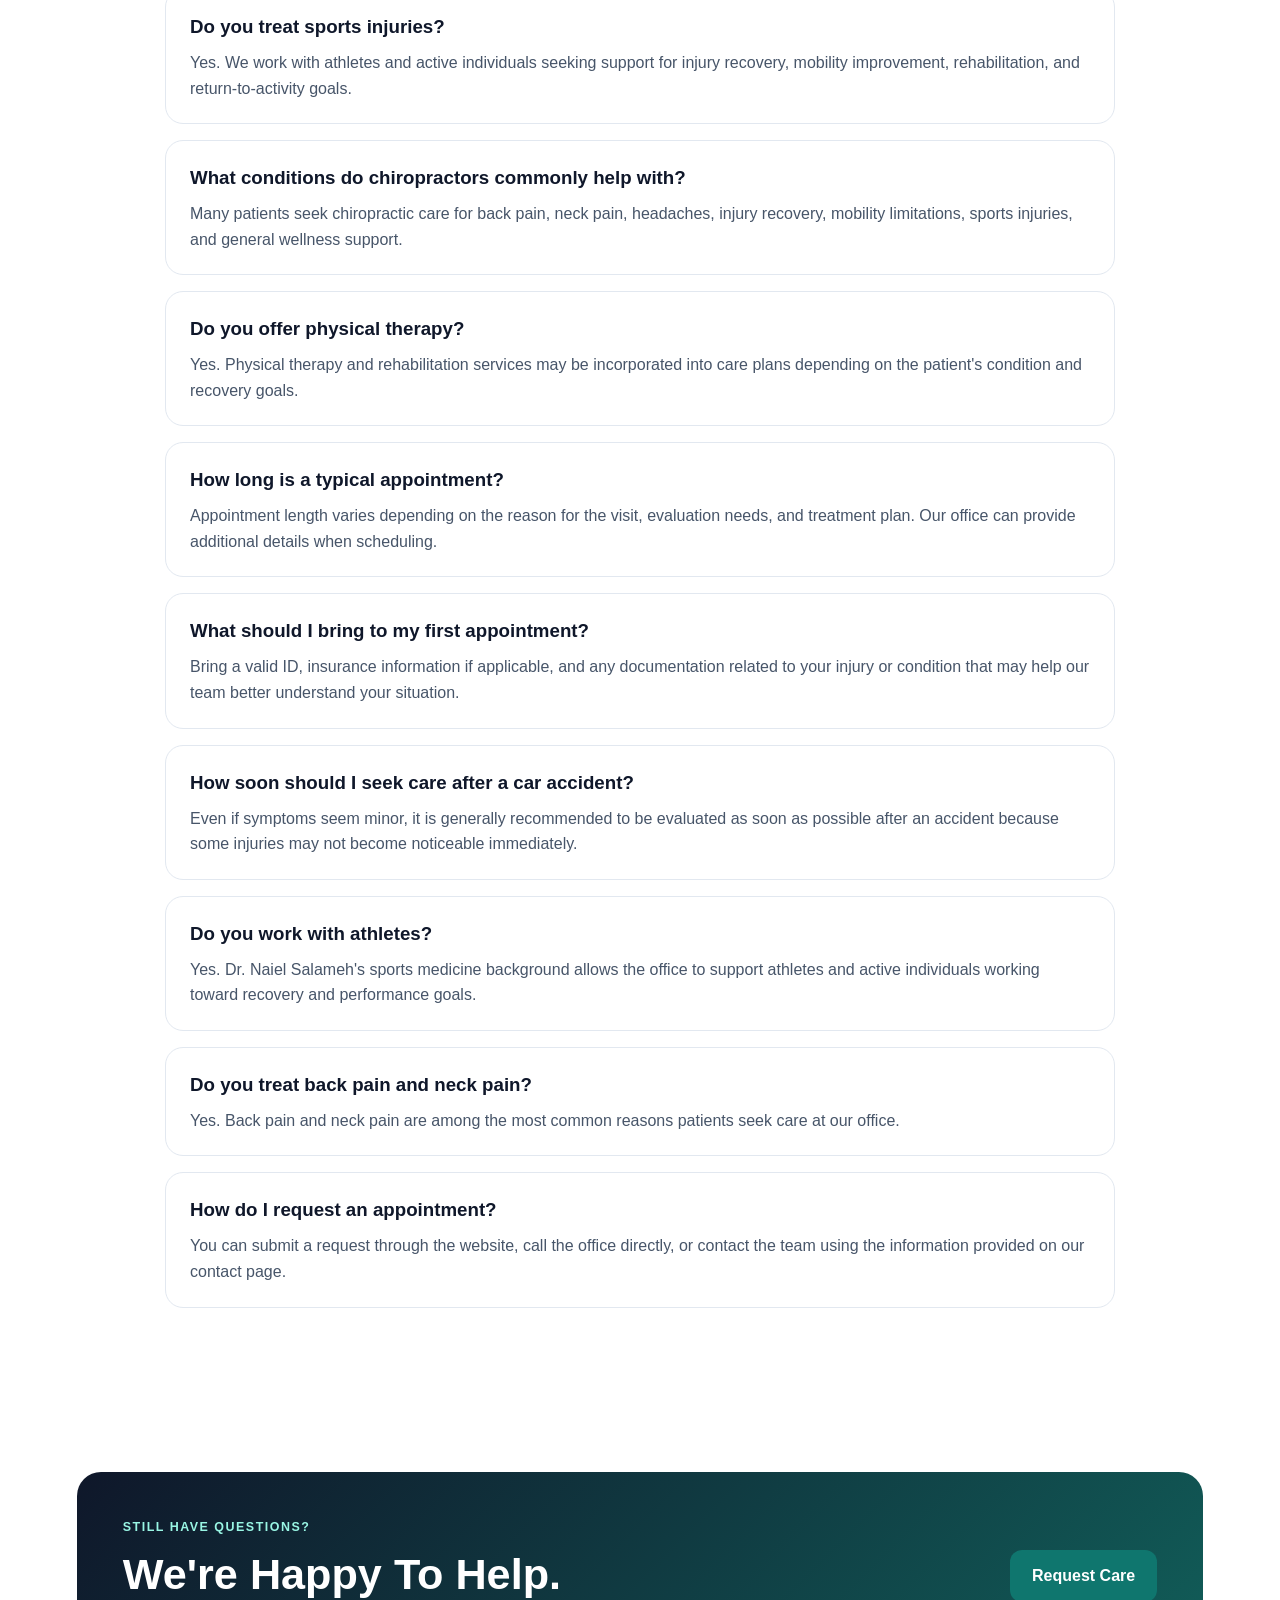
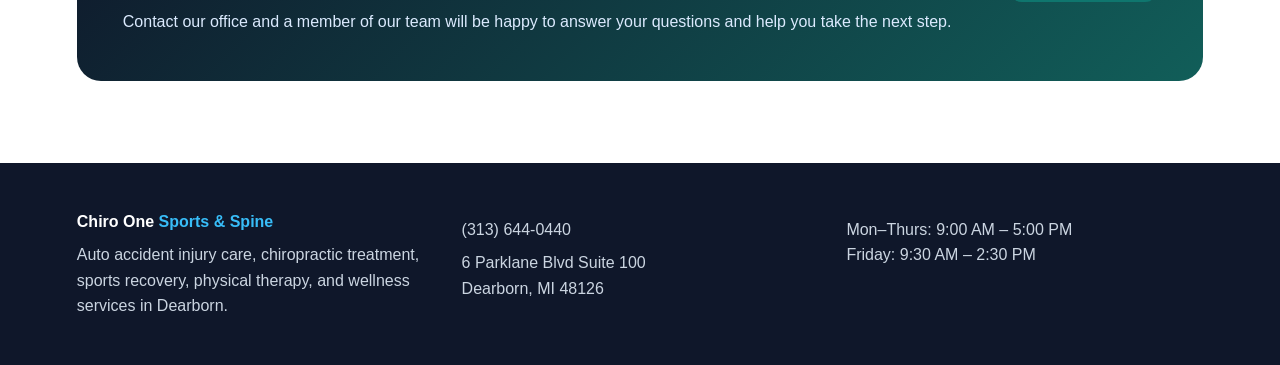
<file: faq.html>
<!DOCTYPE html>
<html lang="en">
<head>
<meta charset="UTF-8">
<meta name="viewport" content="width=device-width, initial-scale=1.0">

<title>Frequently Asked Questions | Chiro One Sports & Spine Center Dearborn</title>

<meta name="description" content="Frequently asked questions about chiropractic care, auto accident injuries, sports injury recovery, physical therapy, appointments, and treatment at Chiro One Sports & Spine Center in Dearborn, Michigan.">

<meta name="keywords" content="chiropractor FAQ Dearborn, auto accident chiropractor questions, chiropractic questions, physical therapy FAQ, sports injury treatment Dearborn">

<link rel="stylesheet" href="styles.css">
</head>

<body>

<header class="top-bar">

<div>
<a href="tel:+13136440440">
📞 (313) 644-0440
</a>
</div>

<div>
📍 Dearborn, MI
</div>

</header>

<header class="site-header">

<a href="index.html" class="logo">
<span class="logo-mark">C1</span>
<span class="logo-text">Chiro One <b>Sports & Spine</b></span>
</a>

<button class="menu-toggle" onclick="toggleMenu()">☰</button>

<nav id="mainNav">
<a href="index.html">Home</a>
<a href="chiropractic-services.html">Services</a>
<a href="meet-the-doctor.html">Meet Dr. Salameh</a>
<a href="faq.html">FAQ</a>
<a href="contact.html">Contact</a>
</nav>

<a href="auto-accident.html" class="header-cta">
Auto Accident Help
</a>

</header>

<main>

<section class="hero">

<div class="hero-copy">

<p class="eyebrow">
Frequently Asked Questions
</p>

<h1>
Answers To Common Questions About<br>
<span>Chiropractic & Injury Care</span>
</h1>

<p class="hero-text">
Whether you're dealing with a car accident injury, sports injury, back pain, neck pain, or are simply looking for chiropractic care, we've answered some of the questions patients ask most often.
</p>

<div class="hero-actions">

<a href="contact.html" class="btn primary">
Request Care
</a>

<a href="tel:+13136440440" class="btn secondary">
(313) 644-0440
</a>

</div>

</div>

<div class="hero-card">

<h2>
Need Help Right Away?
</h2>

<p>
If you don't see your question below, contact our office and we'll be happy to help.
</p>

<div class="quick-options">

<a href="contact.html">
📅 Request Care
</a>

<a href="auto-accident.html">
🚗 Auto Accident Care
</a>

<a href="sports-injury-treatment.html">
🏃 Sports Injury Recovery
</a>

<a href="meet-the-doctor.html">
👨‍⚕️ Meet The Doctor
</a>

</div>

</div>

</section>

<section class="section">

<div class="section-heading">

<p class="eyebrow">
Patient Questions
</p>

<h2>
Frequently Asked Questions
</h2>

<p>
Here are answers to some of the most common questions we receive from patients.
</p>

</div>

<div class="faq-grid">

<div class="faq-item">
<h3>Do I need a referral to schedule an appointment?</h3>
<p>
Most patients can contact our office directly to request care. If your insurance requires a referral, our team can help explain the next steps.
</p>
</div>

<div class="faq-item">
<h3>Can you help after a car accident?</h3>
<p>
Yes. We commonly help patients experiencing neck pain, back pain, headaches, whiplash symptoms, stiffness, and mobility limitations following an auto accident.
</p>
</div>

<div class="faq-item">
<h3>What is whiplash?</h3>
<p>
Whiplash is a neck injury that can occur when the head is suddenly forced forward and backward. Symptoms may include neck pain, headaches, stiffness, dizziness, and limited range of motion.
</p>
</div>

<div class="faq-item">
<h3>Do you treat sports injuries?</h3>
<p>
Yes. We work with athletes and active individuals seeking support for injury recovery, mobility improvement, rehabilitation, and return-to-activity goals.
</p>
</div>

<div class="faq-item">
<h3>What conditions do chiropractors commonly help with?</h3>
<p>
Many patients seek chiropractic care for back pain, neck pain, headaches, injury recovery, mobility limitations, sports injuries, and general wellness support.
</p>
</div>

<div class="faq-item">
<h3>Do you offer physical therapy?</h3>
<p>
Yes. Physical therapy and rehabilitation services may be incorporated into care plans depending on the patient's condition and recovery goals.
</p>
</div>

<div class="faq-item">
<h3>How long is a typical appointment?</h3>
<p>
Appointment length varies depending on the reason for the visit, evaluation needs, and treatment plan. Our office can provide additional details when scheduling.
</p>
</div>

<div class="faq-item">
<h3>What should I bring to my first appointment?</h3>
<p>
Bring a valid ID, insurance information if applicable, and any documentation related to your injury or condition that may help our team better understand your situation.
</p>
</div>

<div class="faq-item">
<h3>How soon should I seek care after a car accident?</h3>
<p>
Even if symptoms seem minor, it is generally recommended to be evaluated as soon as possible after an accident because some injuries may not become noticeable immediately.
</p>
</div>

<div class="faq-item">
<h3>Do you work with athletes?</h3>
<p>
Yes. Dr. Naiel Salameh's sports medicine background allows the office to support athletes and active individuals working toward recovery and performance goals.
</p>
</div>

<div class="faq-item">
<h3>Do you treat back pain and neck pain?</h3>
<p>
Yes. Back pain and neck pain are among the most common reasons patients seek care at our office.
</p>
</div>

<div class="faq-item">
<h3>How do I request an appointment?</h3>
<p>
You can submit a request through the website, call the office directly, or contact the team using the information provided on our contact page.
</p>
</div>

</div>

</section>

<section class="cta-section">

<div>

<p class="eyebrow">
Still Have Questions?
</p>

<h2>
We're Happy To Help.
</h2>

<p>
Contact our office and a member of our team will be happy to answer your questions and help you take the next step.
</p>

</div>

<a href="contact.html" class="btn primary">
Request Care
</a>

</section>

</main>

<footer class="site-footer">

<div>

<a href="index.html" class="footer-logo">
Chiro One <span>Sports & Spine</span>
</a>

<p>
Auto accident injury care, chiropractic treatment, sports recovery, physical therapy, and wellness services in Dearborn.
</p>

</div>

<div>

<p>(313) 644-0440</p>

<p>
6 Parklane Blvd Suite 100<br>
Dearborn, MI 48126
</p>

</div>

<div>

<p>
Mon–Thurs: 9:00 AM – 5:00 PM<br>
Friday: 9:30 AM – 2:30 PM
</p>

</div>

</footer>

<script src="schema.js"></script>
<script src="script.js"></script>

</body>
</html>
</file>
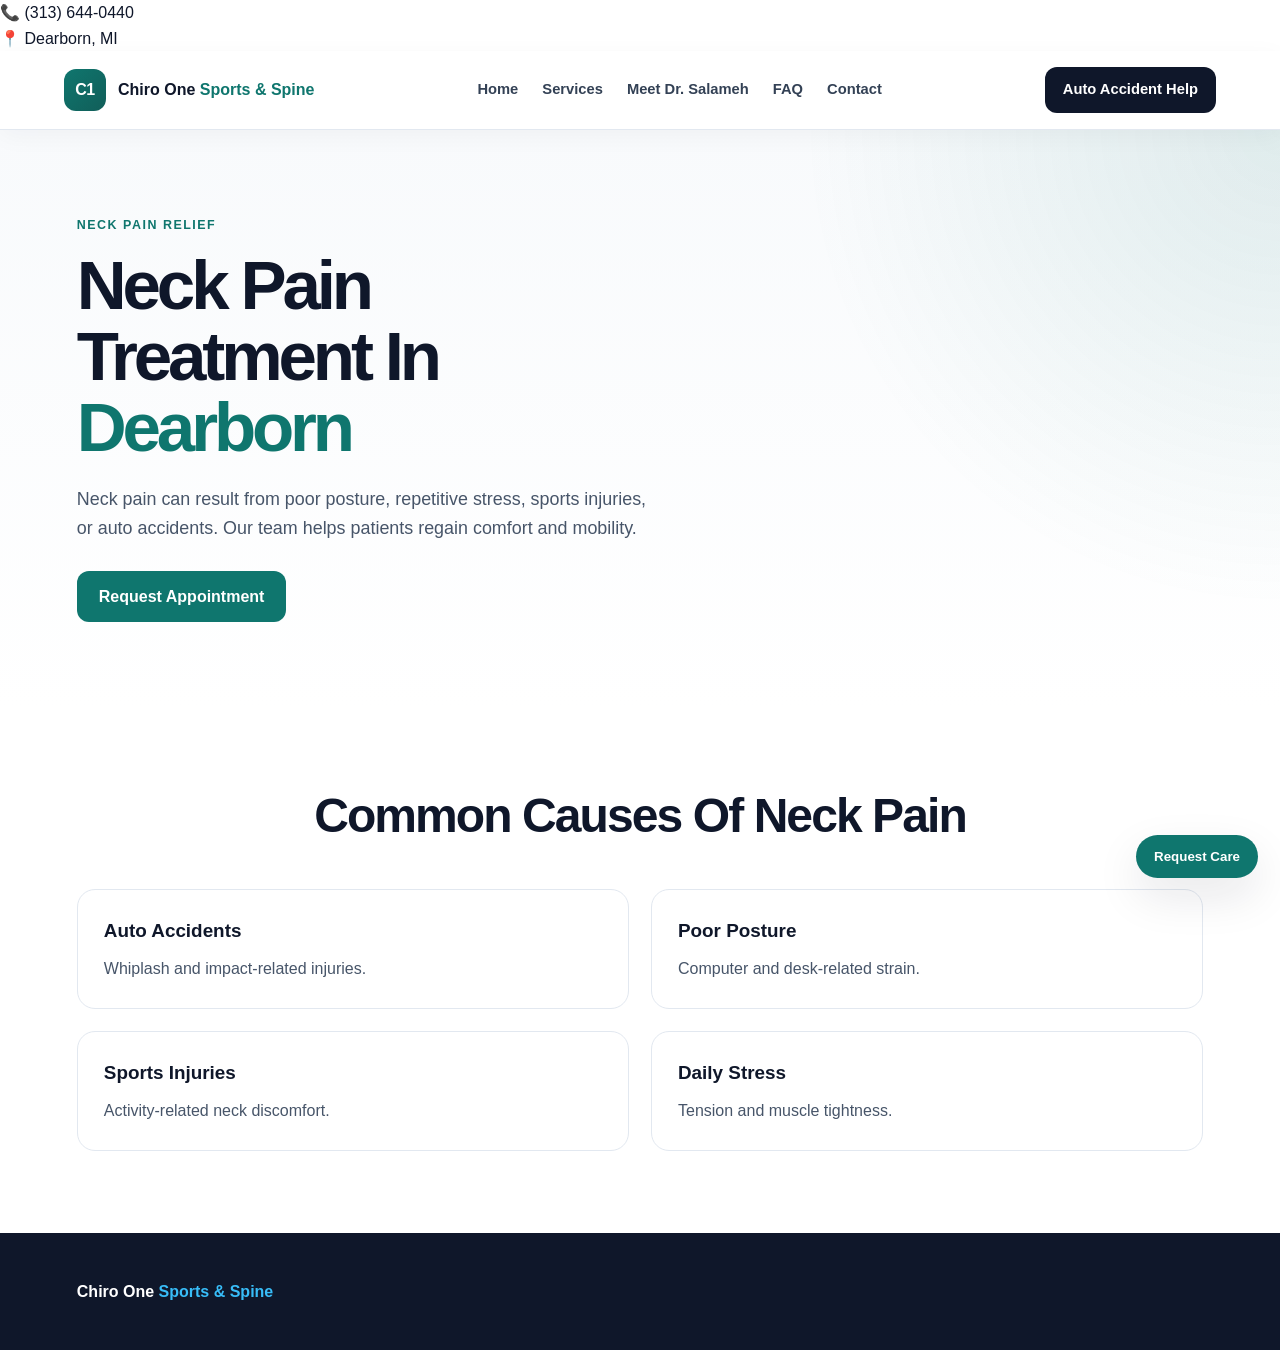
<file: neck-pain-treatment.html>
<!DOCTYPE html>
<html lang="en">
<head>
<meta charset="UTF-8">
<meta name="viewport" content="width=device-width, initial-scale=1.0">

<title>Neck Pain Chiropractor Dearborn MI | Chiro One Sports & Spine Center</title>

<meta name="description" content="Neck pain treatment in Dearborn, MI. Chiropractic care for stiffness, reduced mobility, headaches, and accident-related neck pain.">

<link rel="stylesheet" href="styles.css">
</head>

<body>

<header class="top-bar">

<div>
<a href="tel:+3136440440">
📞 (313) 644-0440
</a>
</div>

<div>
📍 Dearborn, MI
</div>

</header>

<header class="site-header">

<a href="index.html" class="logo">
<span class="logo-mark">C1</span>
<span class="logo-text">Chiro One <b>Sports & Spine</b></span>
</a>

<button class="menu-toggle" onclick="toggleMenu()">☰</button>

<nav id="mainNav">
<a href="index.html">Home</a>
<a href="chiropractic-services.html">Services</a>
<a href="meet-the-doctor.html">Meet Dr. Salameh</a>
<a href="faq.html">FAQ</a>
<a href="contact.html">Contact</a>
</nav>

<a href="auto-accident.html" class="header-cta">
Auto Accident Help
</a>

</header>

<main>

<section class="hero">

<div class="hero-copy">

<p class="eyebrow">Neck Pain Relief</p>

<h1>Neck Pain Treatment In <span>Dearborn</span></h1>

<p class="hero-text">
Neck pain can result from poor posture, repetitive stress, sports injuries, or auto accidents. Our team helps patients regain comfort and mobility.
</p>

<div class="hero-actions">
<a href="contact.html" class="btn primary">Request Appointment</a>
</div>

</div>

</section>

<section class="section">

<div class="section-heading">

<h2>Common Causes Of Neck Pain</h2>

</div>

<div class="feature-grid">

<div>
<h3>Auto Accidents</h3>
<p>Whiplash and impact-related injuries.</p>
</div>

<div>
<h3>Poor Posture</h3>
<p>Computer and desk-related strain.</p>
</div>

<div>
<h3>Sports Injuries</h3>
<p>Activity-related neck discomfort.</p>
</div>

<div>
<h3>Daily Stress</h3>
<p>Tension and muscle tightness.</p>
</div>

</div>

</section>

</main>

<footer class="site-footer">
<div>
<a href="index.html" class="footer-logo">Chiro One <span>Sports & Spine</span></a>
</div>
</footer>

<script src="schema.js"></script>
<script src="script.js"></script>
</body>
</html>
</file>
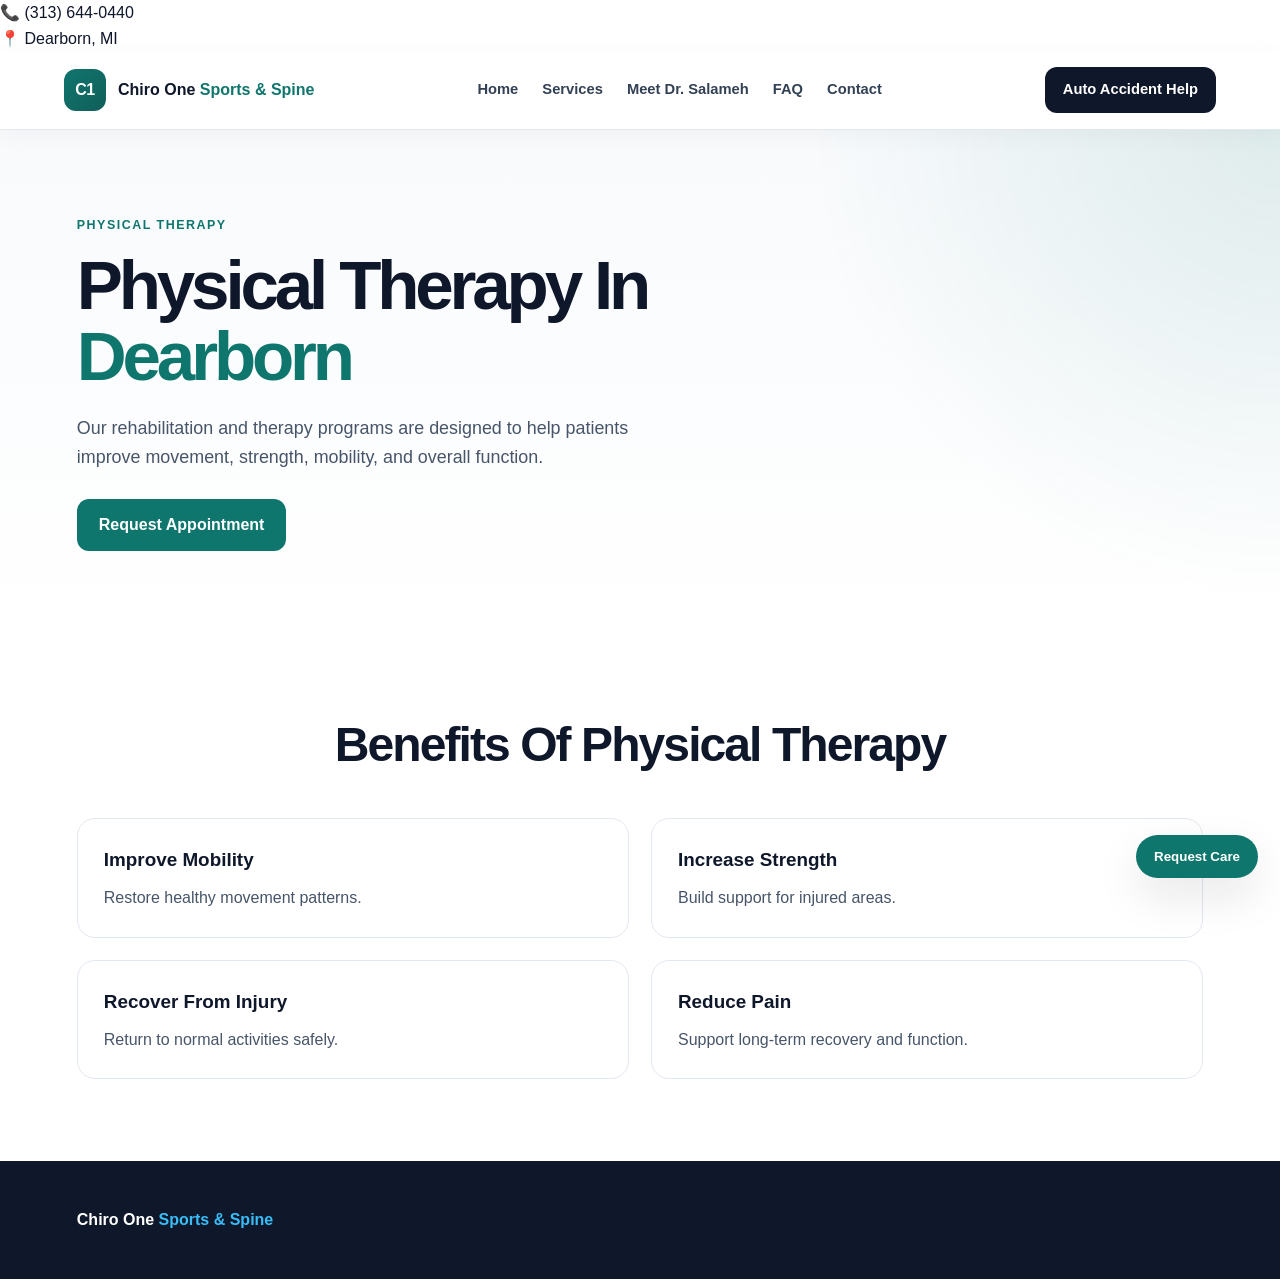
<file: physical-therapy.html>
<!DOCTYPE html>
<html lang="en">
<head>
<meta charset="UTF-8">
<meta name="viewport" content="width=device-width, initial-scale=1.0">

<title>Physical Therapy Dearborn MI | Chiro One Sports & Spine Center</title>

<meta name="description" content="Physical therapy and rehabilitation services in Dearborn, MI. Helping patients improve mobility, strength, recovery, and function.">

<link rel="stylesheet" href="styles.css">
</head>

<body>

<header class="top-bar">

<div>
<a href="tel:+13136440440">
📞 (313) 644-0440
</a>
</div>

<div>
📍 Dearborn, MI
</div>

</header>

<header class="site-header">

<a href="index.html" class="logo">
<span class="logo-mark">C1</span>
<span class="logo-text">Chiro One <b>Sports & Spine</b></span>
</a>

<button class="menu-toggle" onclick="toggleMenu()">☰</button>

<nav id="mainNav">
<a href="index.html">Home</a>
<a href="chiropractic-services.html">Services</a>
<a href="meet-the-doctor.html">Meet Dr. Salameh</a>
<a href="faq.html">FAQ</a>
<a href="contact.html">Contact</a>
</nav>

<a href="auto-accident.html" class="header-cta">
Auto Accident Help
</a>

</header>

<main>

<section class="hero">

<div class="hero-copy">

<p class="eyebrow">Physical Therapy</p>

<h1>Physical Therapy In <span>Dearborn</span></h1>

<p class="hero-text">
Our rehabilitation and therapy programs are designed to help patients improve movement, strength, mobility, and overall function.
</p>

<div class="hero-actions">
<a href="contact.html" class="btn primary">Request Appointment</a>
</div>

</div>

</section>

<section class="section">

<div class="section-heading">

<h2>Benefits Of Physical Therapy</h2>

</div>

<div class="feature-grid">

<div>
<h3>Improve Mobility</h3>
<p>Restore healthy movement patterns.</p>
</div>

<div>
<h3>Increase Strength</h3>
<p>Build support for injured areas.</p>
</div>

<div>
<h3>Recover From Injury</h3>
<p>Return to normal activities safely.</p>
</div>

<div>
<h3>Reduce Pain</h3>
<p>Support long-term recovery and function.</p>
</div>

</div>

</section>

</main>

<footer class="site-footer">
<div>
<a href="index.html" class="footer-logo">Chiro One <span>Sports & Spine</span></a>
</div>
</footer>

<script src="schema.js"></script>
<script src="script.js"></script>
</body>
</html>
</file>
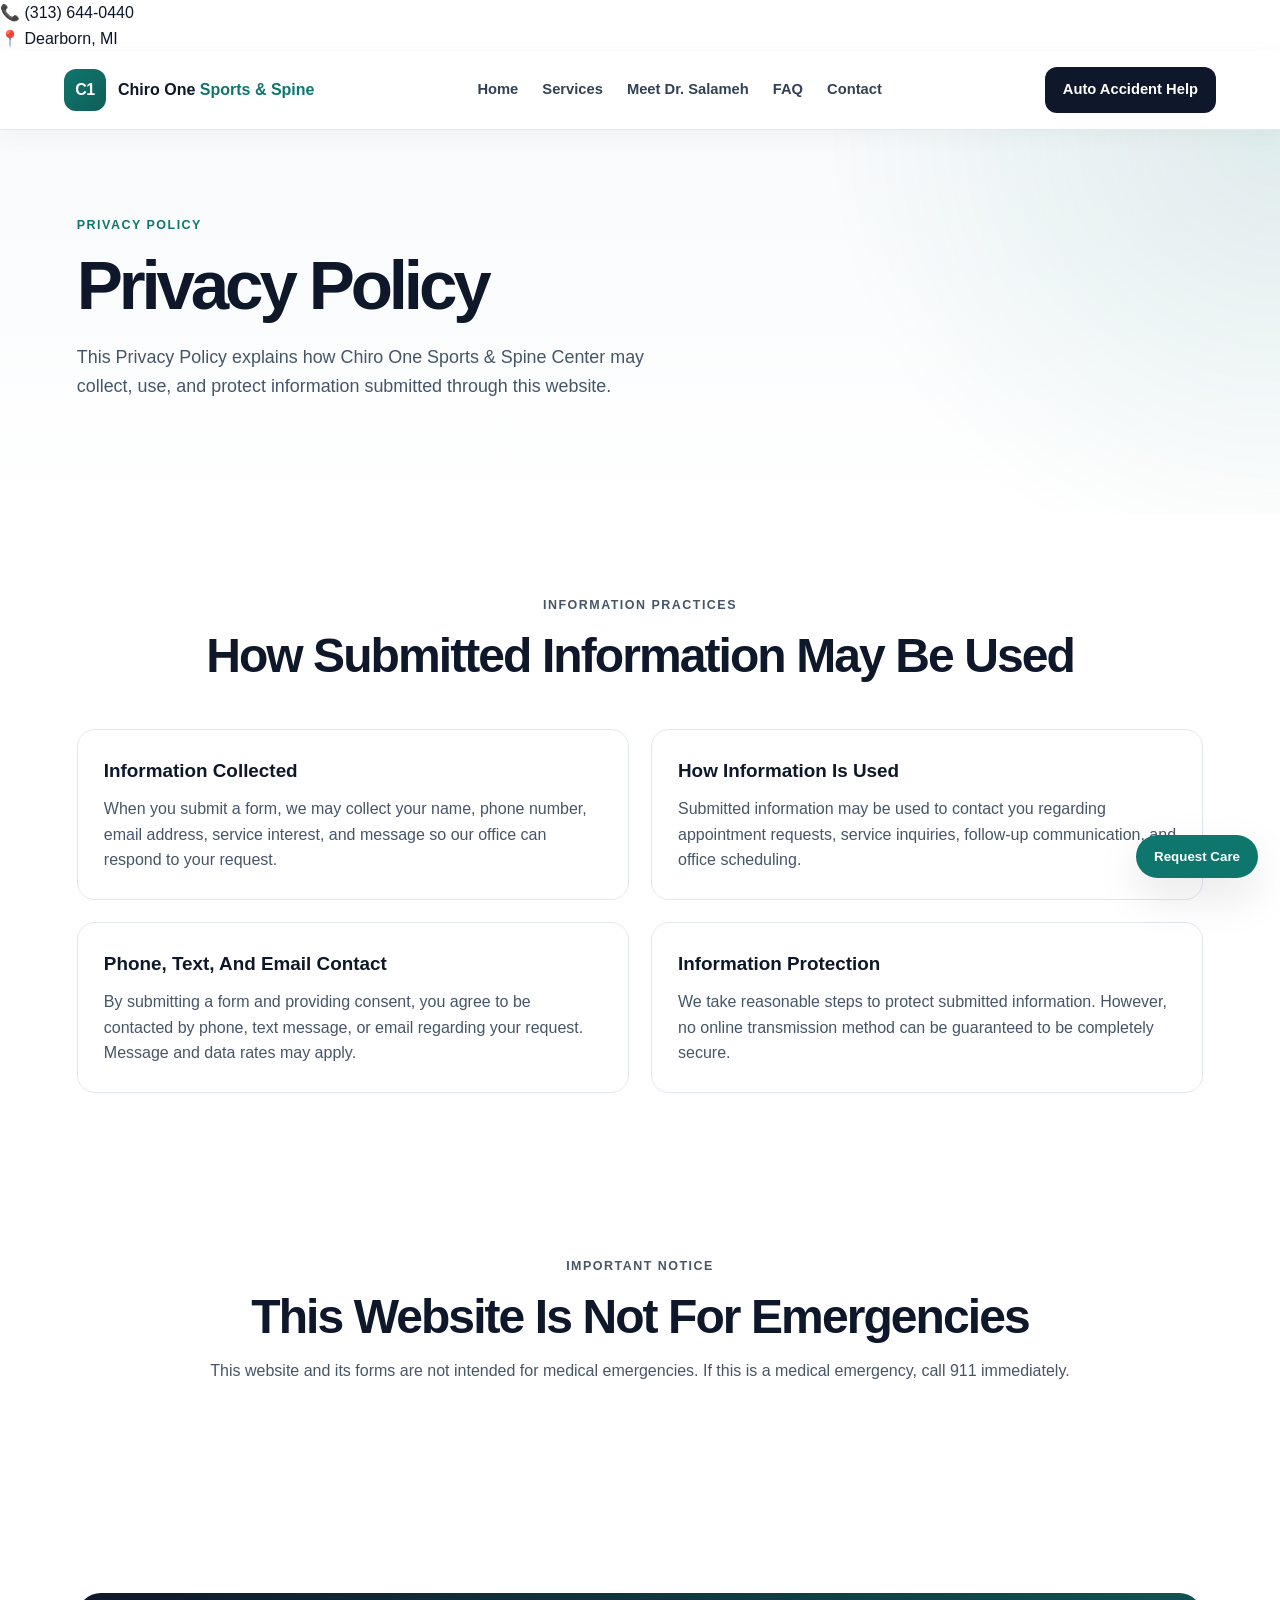
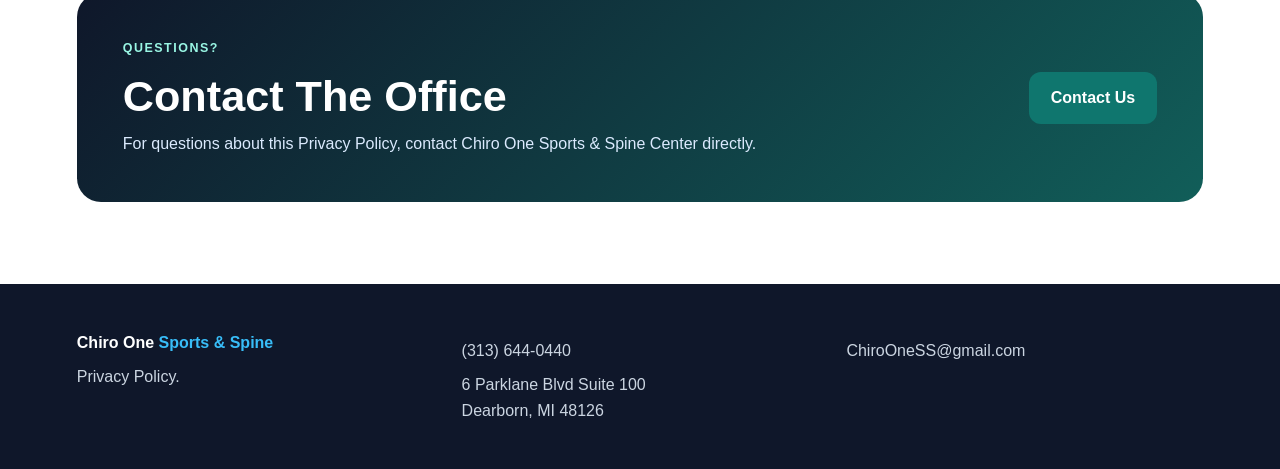
<file: privacy-policy.html>
<!DOCTYPE html>
<html lang="en">
<head>
<meta charset="UTF-8">
<meta name="viewport" content="width=device-width, initial-scale=1.0">

<title>Privacy Policy | Chiro One Sports & Spine Center</title>

<meta name="description" content="Privacy Policy for Chiro One Sports & Spine Center in Dearborn, Michigan.">

<link rel="stylesheet" href="styles.css">
</head>

<body>

<header class="top-bar">

<div>
<a href="tel:+13136440440">
📞 (313) 644-0440
</a>
</div>

<div>
📍 Dearborn, MI
</div>

</header>

<header class="site-header">

<a href="index.html" class="logo">
<span class="logo-mark">C1</span>
<span class="logo-text">Chiro One <b>Sports & Spine</b></span>
</a>

<button class="menu-toggle" onclick="toggleMenu()">☰</button>

<nav id="mainNav">
<a href="index.html">Home</a>
<a href="chiropractic-services.html">Services</a>
<a href="meet-the-doctor.html">Meet Dr. Salameh</a>
<a href="faq.html">FAQ</a>
<a href="contact.html">Contact</a>
</nav>

<a href="auto-accident.html" class="header-cta">
Auto Accident Help
</a>

</header>

<main>

<section class="hero">

<div class="hero-copy">

<p class="eyebrow">Privacy Policy</p>

<h1>
Privacy Policy
</h1>

<p class="hero-text">
This Privacy Policy explains how Chiro One Sports & Spine Center may collect, use, and protect information submitted through this website.
</p>

</div>

</section>

<section class="section">

<div class="section-heading">
<p class="eyebrow">Information Practices</p>
<h2>How Submitted Information May Be Used</h2>
</div>

<div class="feature-grid">

<div>
<h3>Information Collected</h3>
<p>
When you submit a form, we may collect your name, phone number, email address, service interest, and message so our office can respond to your request.
</p>
</div>

<div>
<h3>How Information Is Used</h3>
<p>
Submitted information may be used to contact you regarding appointment requests, service inquiries, follow-up communication, and office scheduling.
</p>
</div>

<div>
<h3>Phone, Text, And Email Contact</h3>
<p>
By submitting a form and providing consent, you agree to be contacted by phone, text message, or email regarding your request. Message and data rates may apply.
</p>
</div>

<div>
<h3>Information Protection</h3>
<p>
We take reasonable steps to protect submitted information. However, no online transmission method can be guaranteed to be completely secure.
</p>
</div>

</div>

</section>

<section class="section">

<div class="section-heading">
<p class="eyebrow">Important Notice</p>
<h2>This Website Is Not For Emergencies</h2>
<p>
This website and its forms are not intended for medical emergencies. If this is a medical emergency, call 911 immediately.
</p>
</div>

</section>

<section class="cta-section">

<div>
<p class="eyebrow">Questions?</p>
<h2>Contact The Office</h2>
<p>For questions about this Privacy Policy, contact Chiro One Sports & Spine Center directly.</p>
</div>

<a href="contact.html" class="btn primary">Contact Us</a>

</section>

</main>

<footer class="site-footer">

<div>
<a href="index.html" class="footer-logo">Chiro One <span>Sports & Spine</span></a>
<p>Privacy Policy.</p>
</div>

<div>
<p>(313) 644-0440</p>
<p>6 Parklane Blvd Suite 100<br>Dearborn, MI 48126</p>
</div>

<div>
<p>ChiroOneSS@gmail.com</p>
</div>

</footer>

<script src="schema.js"></script>
<script src="script.js"></script>
</body>
</html>
</file>
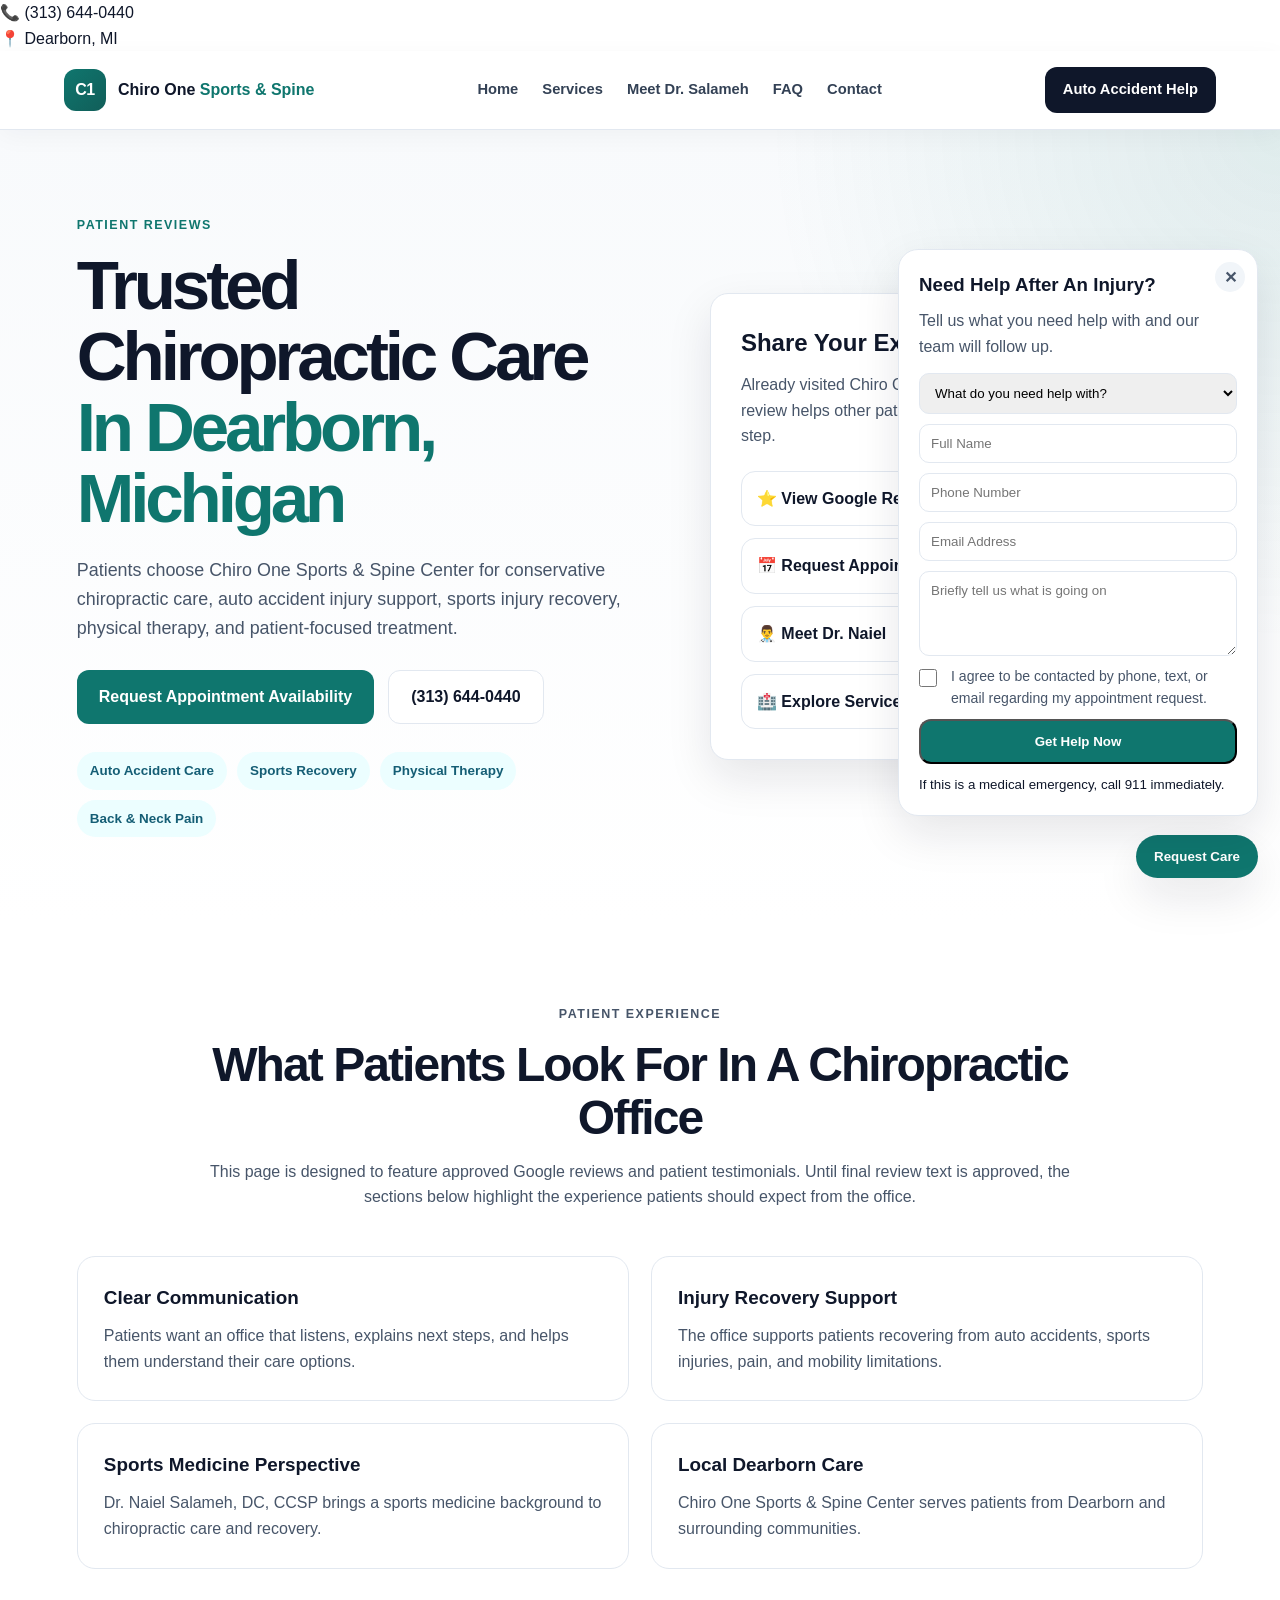
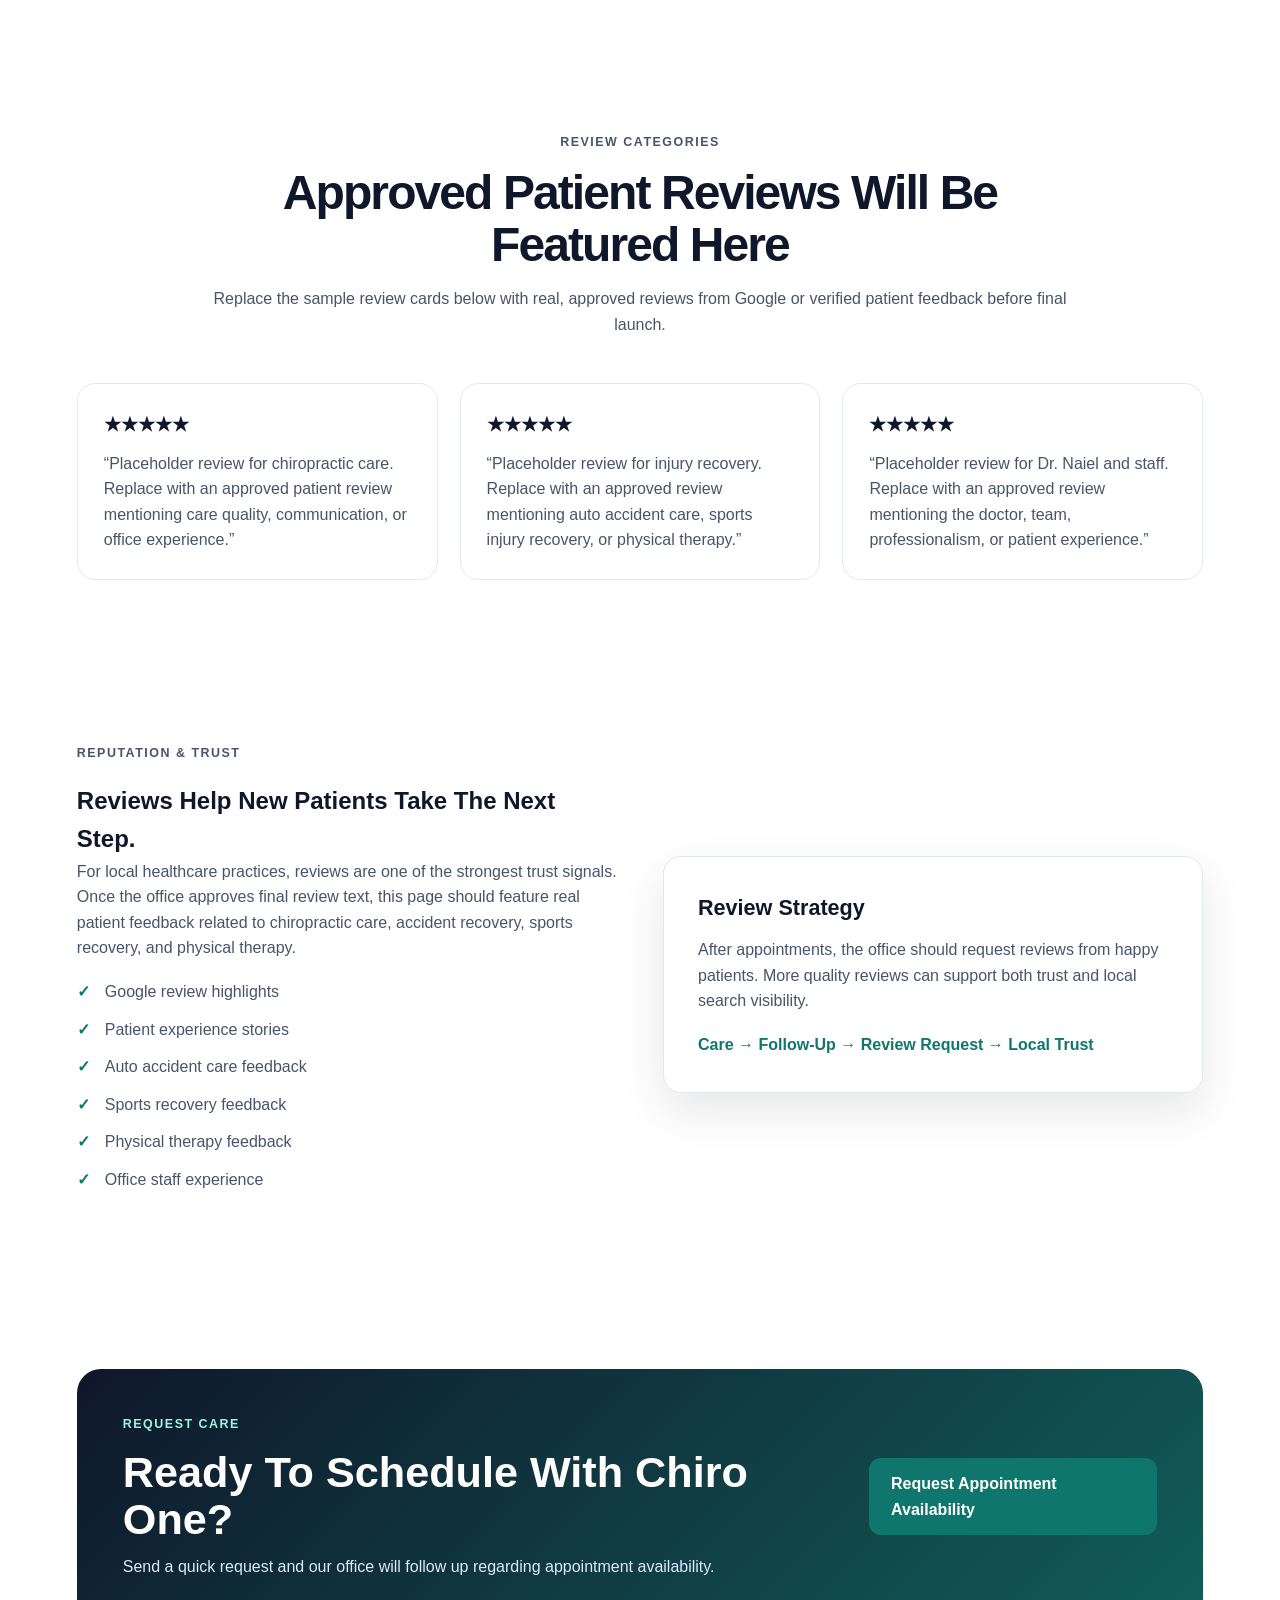
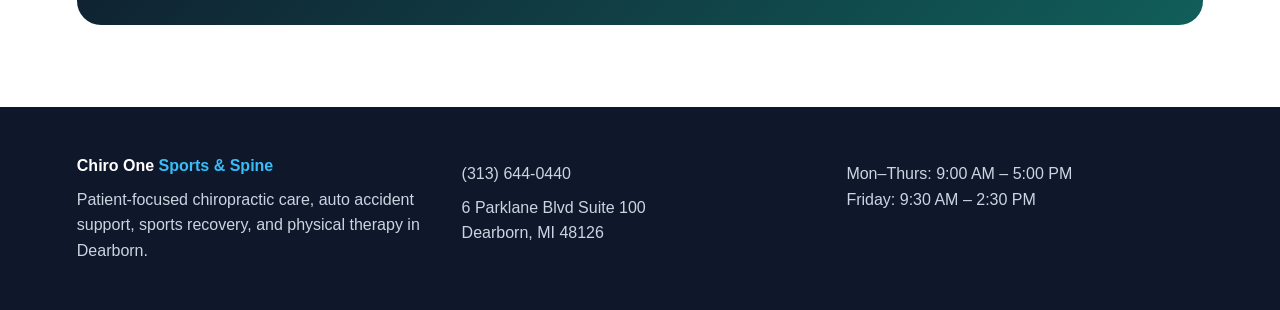
<file: reviews.html>
<!DOCTYPE html>
<html lang="en">
<head>
<meta charset="UTF-8">
<meta name="viewport" content="width=device-width, initial-scale=1.0">
<title>Patient Reviews | Chiro One Sports & Spine Center Dearborn</title>
<meta name="description" content="Read patient review highlights for Chiro One Sports & Spine Center in Dearborn, MI. Chiropractic care, auto accident injury treatment, sports injury recovery, physical therapy, and wellness care.">
<meta name="keywords" content="Chiro One Sports and Spine reviews, Dearborn chiropractor reviews, Dr Naiel Salameh reviews, chiropractic reviews Dearborn, auto accident chiropractor reviews Dearborn">
<link rel="stylesheet" href="styles.css">
</head>
<body>
<header class="top-bar">

<div>
<a href="tel:+13136440440">
📞 (313) 644-0440
</a>
</div>

<div>
📍 Dearborn, MI
</div>

</header>

<header class="site-header">

<a href="index.html" class="logo">
<span class="logo-mark">C1</span>
<span class="logo-text">Chiro One <b>Sports & Spine</b></span>
</a>

<button class="menu-toggle" onclick="toggleMenu()">☰</button>

<nav id="mainNav">
<a href="index.html">Home</a>
<a href="chiropractic-services.html">Services</a>
<a href="meet-the-doctor.html">Meet Dr. Salameh</a>
<a href="faq.html">FAQ</a>
<a href="contact.html">Contact</a>
</nav>

<a href="auto-accident.html" class="header-cta">
Auto Accident Help
</a>

</header>
<main>
<section class="hero">
<div class="hero-copy">
<p class="eyebrow">Patient Reviews</p>
<h1>
Trusted Chiropractic Care<br>
<span>In Dearborn, Michigan</span>
</h1>
<p class="hero-text">
Patients choose Chiro One Sports & Spine Center for conservative chiropractic care, auto accident injury support, sports injury recovery, physical therapy, and patient-focused treatment.
</p>
<div class="hero-actions">
<a href="contact.html" class="btn primary">Request Appointment Availability</a>
<a href="tel:+13137894333" class="btn secondary">(313) 644-0440</a>
</div>
<div class="trust-row">
<span>Auto Accident Care</span>
<span>Sports Recovery</span>
<span>Physical Therapy</span>
<span>Back & Neck Pain</span>
</div>
</div>
<div class="hero-card">
<h2>Share Your Experience</h2>
<p>
Already visited Chiro One Sports & Spine Center? Your review helps other patients feel confident taking the next step.
</p>
<div class="quick-options">
<a href="https://www.google.com/search?q=Chiro+One+Sports+%26+Spine+Center+6+Park+Ln+Blvd+Dearborn+MI+48126+reviews" target="_blank">⭐ View Google Reviews</a>
<a href="contact.html">📅 Request Appointment Availability</a>
<a href="meet-the-doctor.html">👨‍⚕️ Meet Dr. Naiel</a>
<a href="chiropractic-services.html">🏥 Explore Services</a>
</div>
</div>
</section>
<section class="section">
<div class="section-heading">
<p class="eyebrow">Patient Experience</p>
<h2>What Patients Look For In A Chiropractic Office</h2>
<p>
This page is designed to feature approved Google reviews and patient testimonials. Until final review text is approved, the sections below highlight the experience patients should expect from the office.
</p>
</div>
<div class="feature-grid">
<div>
<h3>Clear Communication</h3>
<p>
Patients want an office that listens, explains next steps, and helps them understand their care options.
</p>
</div>
<div>
<h3>Injury Recovery Support</h3>
<p>
The office supports patients recovering from auto accidents, sports injuries, pain, and mobility limitations.
</p>
</div>
<div>
<h3>Sports Medicine Perspective</h3>
<p>
Dr. Naiel Salameh, DC, CCSP brings a sports medicine background to chiropractic care and recovery.
</p>
</div>
<div>
<h3>Local Dearborn Care</h3>
<p>
Chiro One Sports & Spine Center serves patients from Dearborn and surrounding communities.
</p>
</div>
</div>
</section>
<section class="section">
<div class="section-heading">
<p class="eyebrow">Review Categories</p>
<h2>Approved Patient Reviews Will Be Featured Here</h2>
<p>
Replace the sample review cards below with real, approved reviews from Google or verified patient feedback before final launch.
</p>
</div>
<div class="service-grid">
<div class="service-card">
<h3>★★★★★</h3>
<p>
“Placeholder review for chiropractic care. Replace with an approved patient review mentioning care quality, communication, or office experience.”
</p>
</div>
<div class="service-card">
<h3>★★★★★</h3>
<p>
“Placeholder review for injury recovery. Replace with an approved review mentioning auto accident care, sports injury recovery, or physical therapy.”
</p>
</div>
<div class="service-card">
<h3>★★★★★</h3>
<p>
“Placeholder review for Dr. Naiel and staff. Replace with an approved review mentioning the doctor, team, professionalism, or patient experience.”
</p>
</div>
</div>
</section>
<section class="split-section">
<div>
<p class="eyebrow">Reputation & Trust</p>
<h2>Reviews Help New Patients Take The Next Step.</h2>
<p>
For local healthcare practices, reviews are one of the strongest trust signals. Once the office approves final review text, this page should feature real patient feedback related to chiropractic care, accident recovery, sports recovery, and physical therapy.
</p>
<ul class="check-list">
<li>Google review highlights</li>
<li>Patient experience stories</li>
<li>Auto accident care feedback</li>
<li>Sports recovery feedback</li>
<li>Physical therapy feedback</li>
<li>Office staff experience</li>
</ul>
</div>
<div class="info-card">
<h3>Review Strategy</h3>
<p>
After appointments, the office should request reviews from happy patients. More quality reviews can support both trust and local search visibility.
</p>
<span>Care → Follow-Up → Review Request → Local Trust</span>
</div>
</section>
<section class="cta-section">
<div>
<p class="eyebrow">Request Care</p>
<h2>Ready To Schedule With Chiro One?</h2>
<p>
Send a quick request and our office will follow up regarding appointment availability.
</p>
</div>
<a href="contact.html" class="btn primary">Request Appointment Availability</a>
</section>
</main>
<footer class="site-footer">
<div>
<a href="index.html" class="footer-logo">Chiro One <span>Sports & Spine</span></a>
<p>Patient-focused chiropractic care, auto accident support, sports recovery, and physical therapy in Dearborn.</p>
</div>
<div>
<p>(313) 644-0440</p>
<p>6 Parklane Blvd Suite 100<br>Dearborn, MI 48126</p>
</div>
<div>
<p>Mon–Thurs: 9:00 AM – 5:00 PM<br>Friday: 9:30 AM – 2:30 PM</p>
</div>
</footer>
<script src="schema.js"></script>
<script src="script.js"></script>
</body>
</html>
</file>
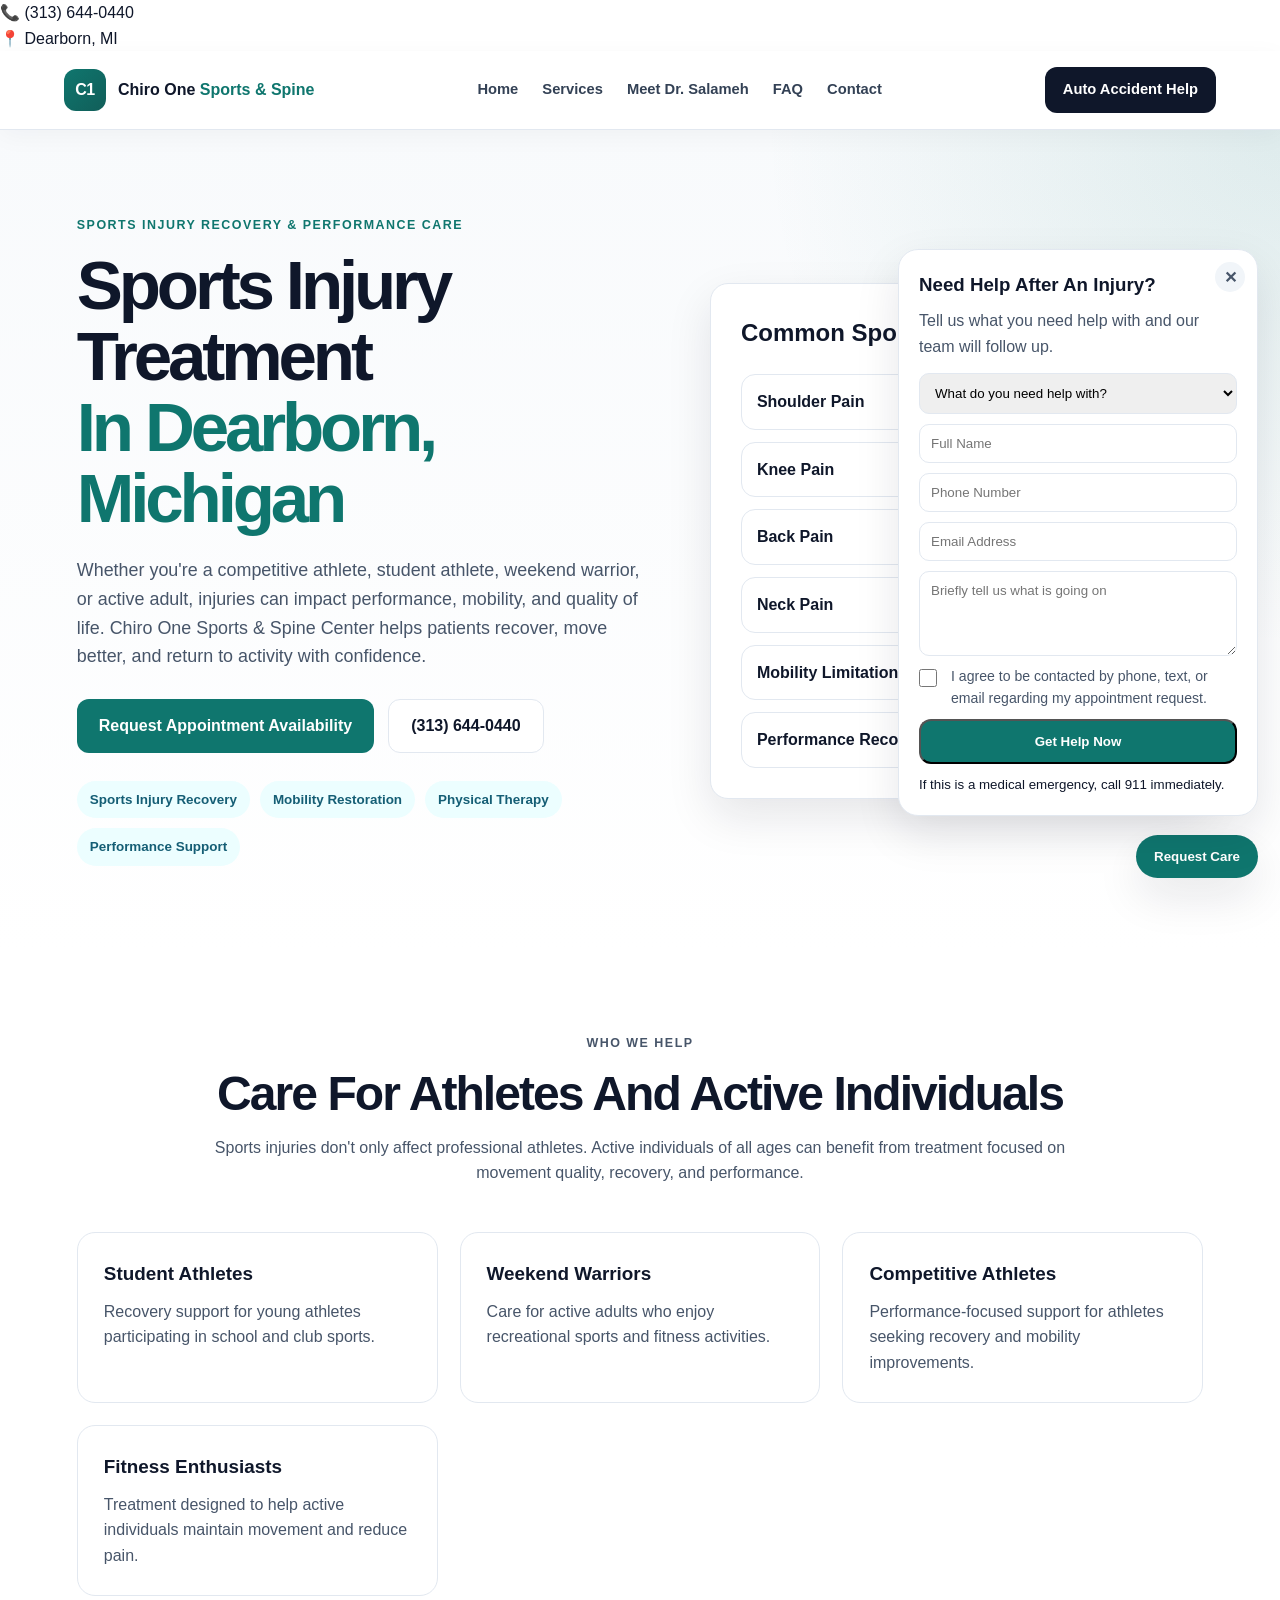
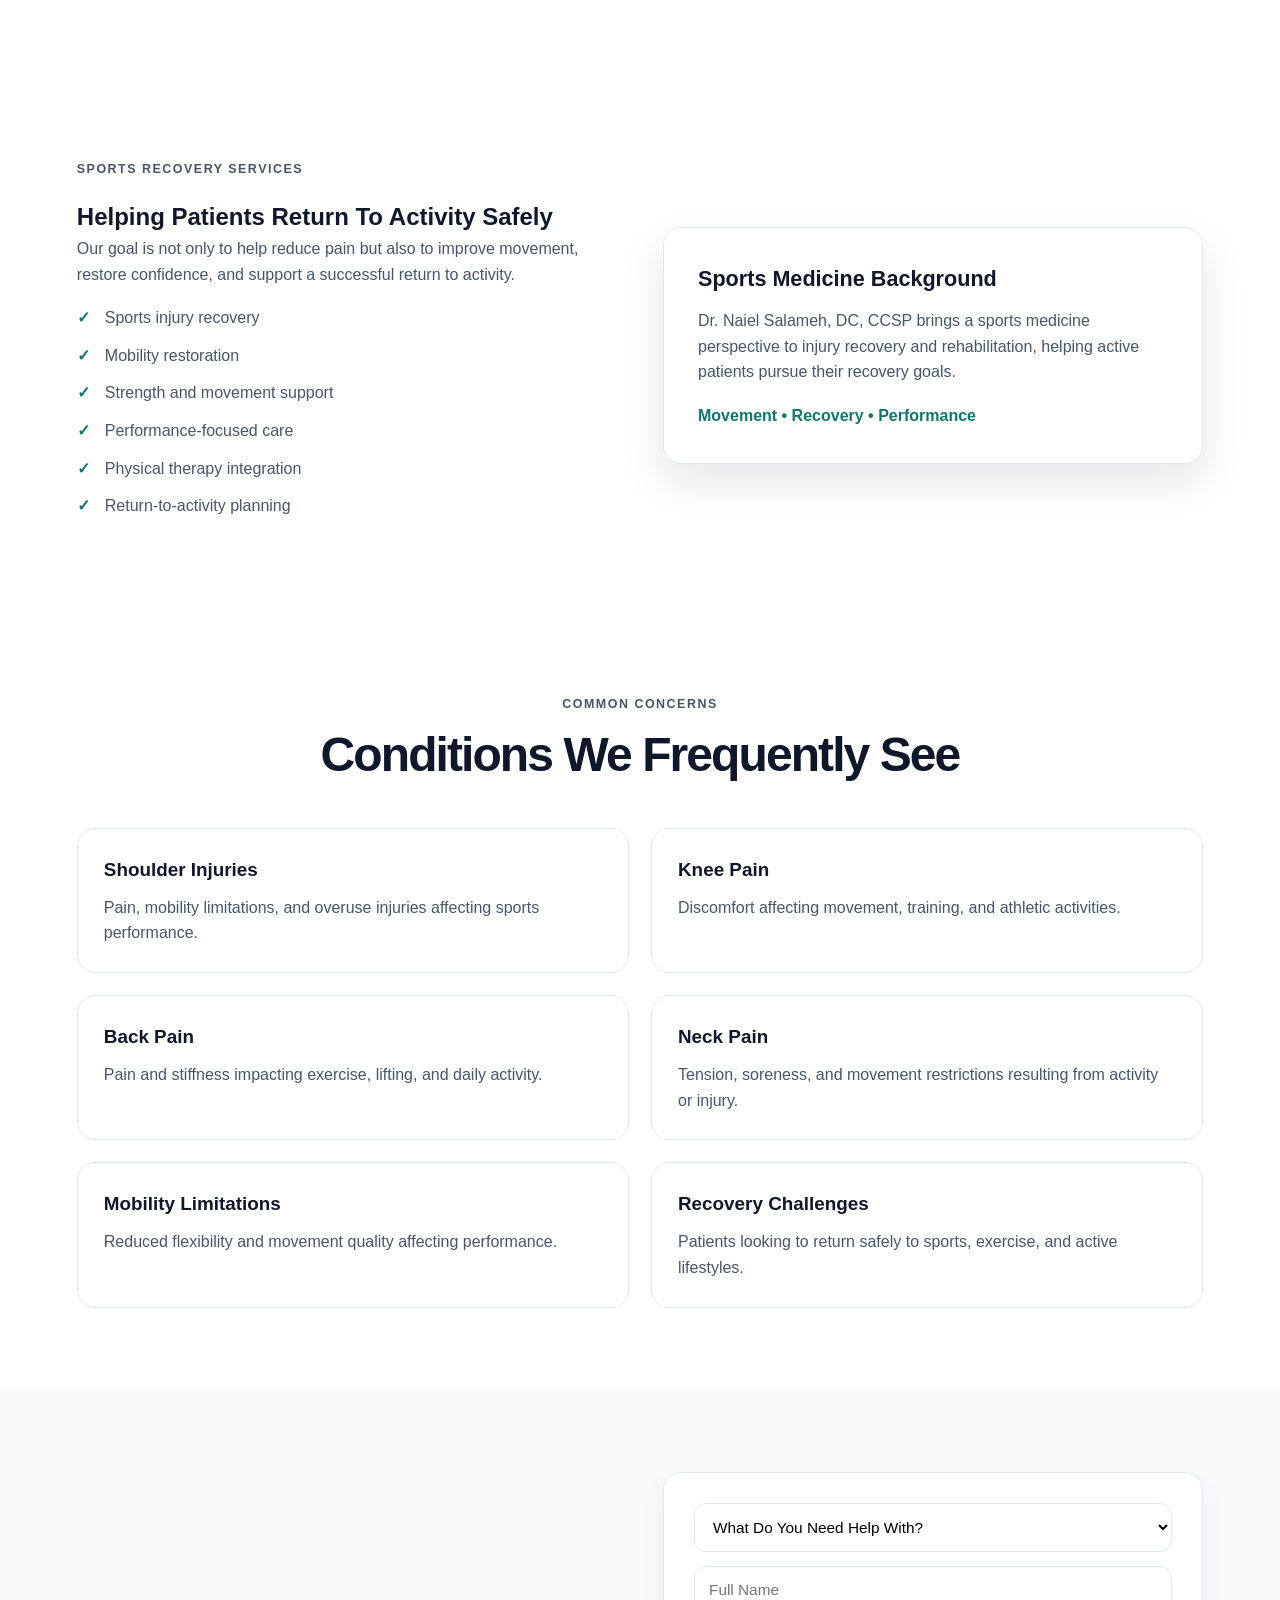
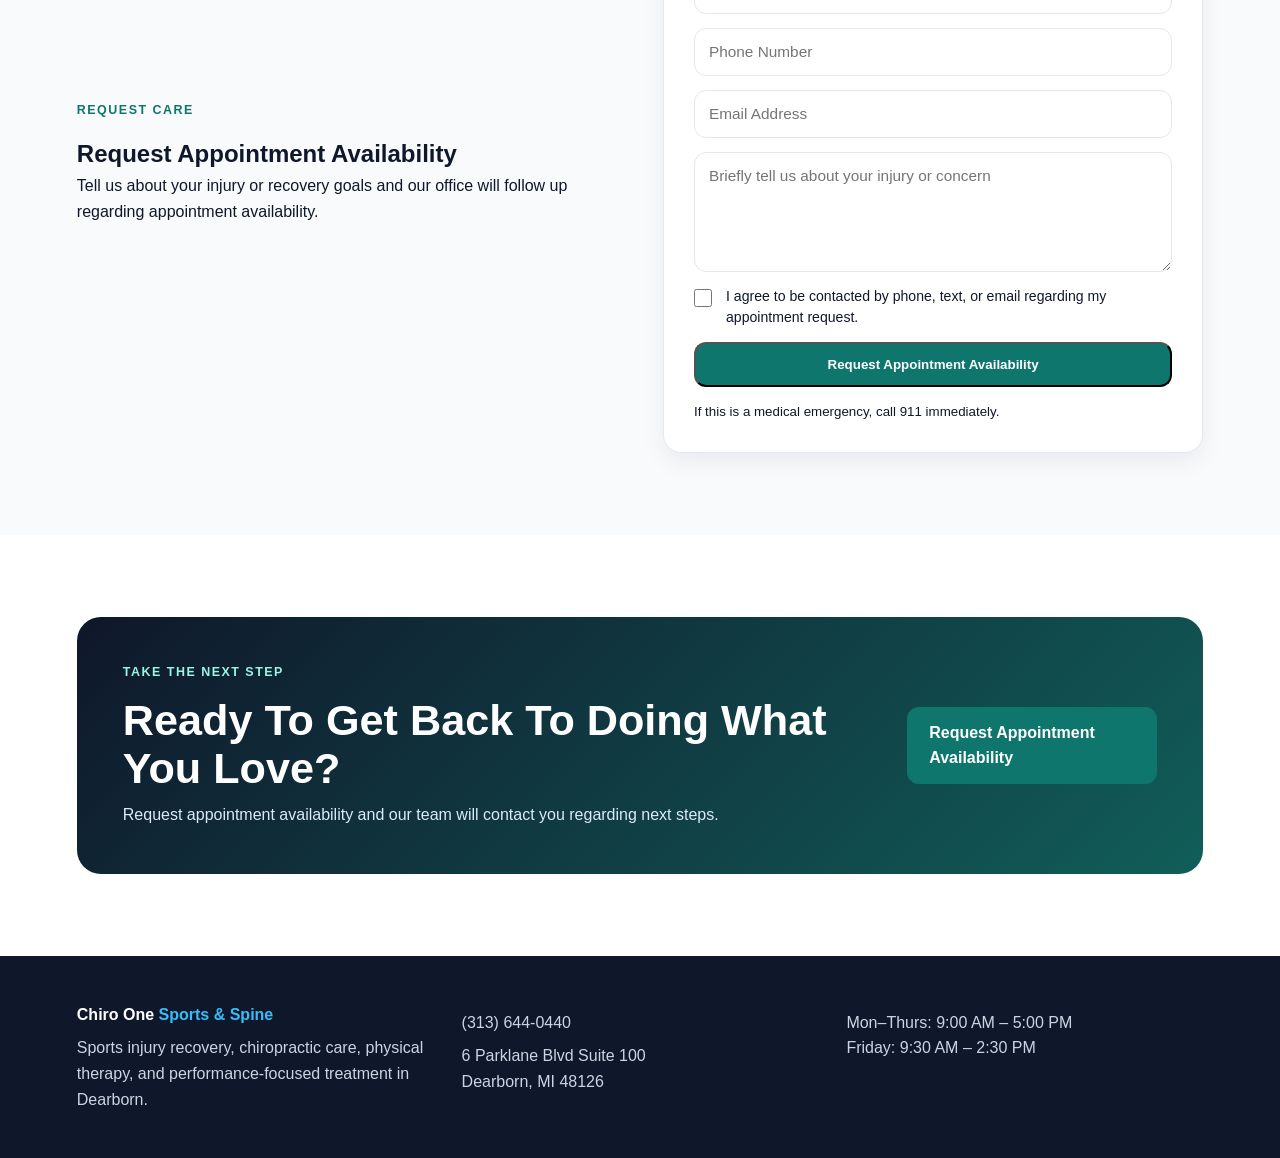
<file: sports-injury-treatment.html>
<!DOCTYPE html>
<html lang="en">
<head>
<meta charset="UTF-8">
<meta name="viewport" content="width=device-width, initial-scale=1.0">

<title>Sports Injury Treatment Dearborn MI | Chiro One Sports & Spine Center</title>

<meta name="description" content="Sports injury treatment in Dearborn, MI. Chiropractic care, physical therapy, recovery support, mobility restoration, and performance-focused care for athletes and active individuals.">

<meta name="keywords" content="sports injury chiropractor Dearborn, sports therapy Dearborn, sports recovery Dearborn, athletic injury treatment Dearborn, sports medicine Dearborn, chiropractor for athletes Dearborn">

<link rel="stylesheet" href="styles.css">
</head>

<body>

<header class="top-bar">

<div>
<a href="tel:+13136440440">
📞 (313) 644-0440
</a>
</div>

<div>
📍 Dearborn, MI
</div>

</header>

<header class="site-header">

<a href="index.html" class="logo">
<span class="logo-mark">C1</span>
<span class="logo-text">Chiro One <b>Sports & Spine</b></span>
</a>

<button class="menu-toggle" onclick="toggleMenu()">☰</button>

<nav id="mainNav">
<a href="index.html">Home</a>
<a href="chiropractic-services.html">Services</a>
<a href="meet-the-doctor.html">Meet Dr. Salameh</a>
<a href="faq.html">FAQ</a>
<a href="contact.html">Contact</a>
</nav>

<a href="auto-accident.html" class="header-cta">
Auto Accident Help
</a>

</header>
<main>

<section class="hero">

<div class="hero-copy">

<p class="eyebrow">
Sports Injury Recovery & Performance Care
</p>

<h1>
Sports Injury Treatment<br>
<span>In Dearborn, Michigan</span>
</h1>

<p class="hero-text">

Whether you're a competitive athlete, student athlete, weekend warrior, or active adult, injuries can impact performance, mobility, and quality of life. Chiro One Sports & Spine Center helps patients recover, move better, and return to activity with confidence.

</p>

<div class="hero-actions">

<a href="#sports-form" class="btn primary">
Request Appointment Availability
</a>

<a href="tel:+13136440440" class="btn secondary">
(313) 644-0440
</a>

</div>

<div class="trust-row">
<span>Sports Injury Recovery</span>
<span>Mobility Restoration</span>
<span>Physical Therapy</span>
<span>Performance Support</span>
</div>

</div>

<div class="hero-card">

<h2>
Common Sports Injuries
</h2>

<div class="quick-options">

<a href="#">Shoulder Pain</a>
<a href="#">Knee Pain</a>
<a href="#">Back Pain</a>
<a href="#">Neck Pain</a>
<a href="#">Mobility Limitations</a>
<a href="#">Performance Recovery</a>

</div>

</div>

</section>

<section class="section">

<div class="section-heading">

<p class="eyebrow">
Who We Help
</p>

<h2>
Care For Athletes And Active Individuals
</h2>

<p>

Sports injuries don't only affect professional athletes. Active individuals of all ages can benefit from treatment focused on movement quality, recovery, and performance.

</p>

</div>

<div class="service-grid">

<div class="service-card">
<h3>Student Athletes</h3>
<p>
Recovery support for young athletes participating in school and club sports.
</p>
</div>

<div class="service-card">
<h3>Weekend Warriors</h3>
<p>
Care for active adults who enjoy recreational sports and fitness activities.
</p>
</div>

<div class="service-card">
<h3>Competitive Athletes</h3>
<p>
Performance-focused support for athletes seeking recovery and mobility improvements.
</p>
</div>

<div class="service-card">
<h3>Fitness Enthusiasts</h3>
<p>
Treatment designed to help active individuals maintain movement and reduce pain.
</p>
</div>

</div>

</section>

<section class="split-section">

<div>

<p class="eyebrow">
Sports Recovery Services
</p>

<h2>
Helping Patients Return To Activity Safely
</h2>

<p>

Our goal is not only to help reduce pain but also to improve movement, restore confidence, and support a successful return to activity.

</p>

<ul class="check-list">

<li>Sports injury recovery</li>
<li>Mobility restoration</li>
<li>Strength and movement support</li>
<li>Performance-focused care</li>
<li>Physical therapy integration</li>
<li>Return-to-activity planning</li>

</ul>

</div>

<div class="info-card">

<h3>
Sports Medicine Background
</h3>

<p>

Dr. Naiel Salameh, DC, CCSP brings a sports medicine perspective to injury recovery and rehabilitation, helping active patients pursue their recovery goals.

</p>

<span>
Movement • Recovery • Performance
</span>

</div>

</section>

<section class="section">

<div class="section-heading">

<p class="eyebrow">
Common Concerns
</p>

<h2>
Conditions We Frequently See
</h2>

</div>

<div class="feature-grid">

<div>
<h3>Shoulder Injuries</h3>
<p>
Pain, mobility limitations, and overuse injuries affecting sports performance.
</p>
</div>

<div>
<h3>Knee Pain</h3>
<p>
Discomfort affecting movement, training, and athletic activities.
</p>
</div>

<div>
<h3>Back Pain</h3>
<p>
Pain and stiffness impacting exercise, lifting, and daily activity.
</p>
</div>

<div>
<h3>Neck Pain</h3>
<p>
Tension, soreness, and movement restrictions resulting from activity or injury.
</p>
</div>

<div>
<h3>Mobility Limitations</h3>
<p>
Reduced flexibility and movement quality affecting performance.
</p>
</div>

<div>
<h3>Recovery Challenges</h3>
<p>
Patients looking to return safely to sports, exercise, and active lifestyles.
</p>
</div>

</div>

</section>

<section class="assistant-section" id="sports-form">

<div>

<p class="eyebrow">
Request Care
</p>

<h2>
Request Appointment Availability
</h2>

<p>

Tell us about your injury or recovery goals and our office will follow up regarding appointment availability.

</p>

</div>

<form
name="sports-injury-intake"
method="POST"
data-netlify="true"
action="thank-you.html"
class="intake-form">

<input type="hidden" name="form-name" value="sports-injury-intake">

<select name="injury_type" required>

<option value="">What Do You Need Help With?</option>

<option>Sports Injury</option>

<option>Shoulder Pain</option>

<option>Knee Pain</option>

<option>Back Pain</option>

<option>Neck Pain</option>

<option>Mobility Issues</option>

<option>Performance Recovery</option>

<option>Other</option>

</select>

<input type="text" name="name" placeholder="Full Name" required>

<input type="tel" name="phone" placeholder="Phone Number" required>

<input type="email" name="email" placeholder="Email Address" required>

<textarea name="message" placeholder="Briefly tell us about your injury or concern"></textarea>

<label class="consent">

<input type="checkbox" required>

I agree to be contacted by phone, text, or email regarding my appointment request.

</label>

<button type="submit" class="btn primary">

Request Appointment Availability

</button>

<small>
If this is a medical emergency, call 911 immediately.
</small>

</form>

</section>

<section class="cta-section">

<div>

<p class="eyebrow">
Take The Next Step
</p>

<h2>
Ready To Get Back To Doing What You Love?
</h2>

<p>

Request appointment availability and our team will contact you regarding next steps.

</p>

</div>

<a href="contact.html" class="btn primary">
Request Appointment Availability
</a>

</section>

</main>

<footer class="site-footer">

<div>
<a href="index.html" class="footer-logo">
Chiro One <span>Sports & Spine</span>
</a>

<p>
Sports injury recovery, chiropractic care, physical therapy, and performance-focused treatment in Dearborn.
</p>

</div>

<div>

<p>(313) 644-0440</p>

<p>
6 Parklane Blvd Suite 100<br>
Dearborn, MI 48126
</p>

</div>

<div>

<p>
Mon–Thurs: 9:00 AM – 5:00 PM<br>
Friday: 9:30 AM – 2:30 PM
</p>

</div>

</footer>

<script src="schema.js"></script>
<script src="script.js"></script>
</body>
</html>
</file>
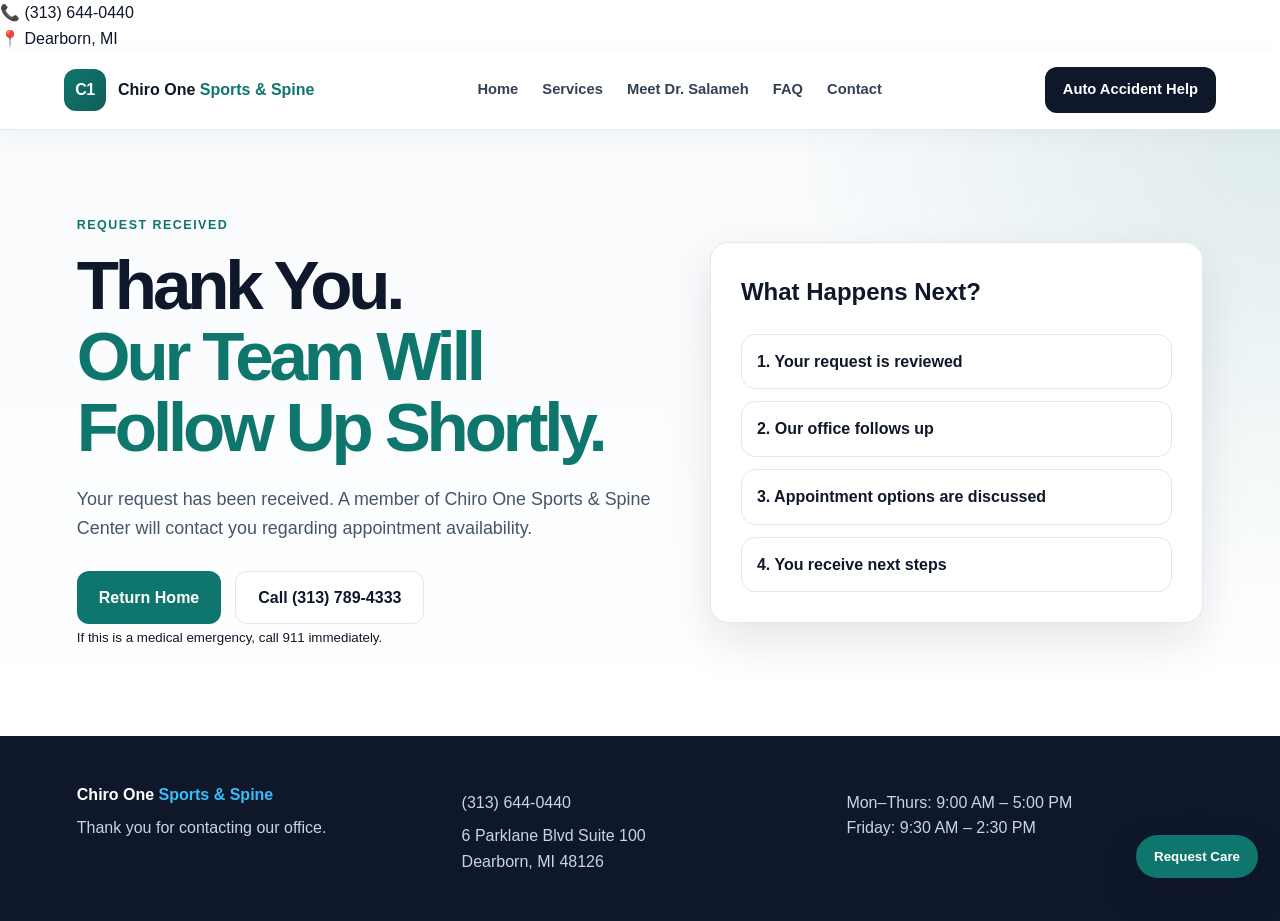
<file: thank-you.html>
<!DOCTYPE html>
<html lang="en">
<head>
<meta charset="UTF-8">
<meta name="viewport" content="width=device-width, initial-scale=1.0">

<title>Thank You | Chiro One Sports & Spine Center</title>

<meta name="description" content="Thank you for contacting Chiro One Sports & Spine Center in Dearborn, Michigan.">

<link rel="stylesheet" href="styles.css">
</head>

<body>

<header class="top-bar">

<div>
<a href="tel:+13136440440">
📞 (313) 644-0440
</a>
</div>

<div>
📍 Dearborn, MI
</div>

</header>

<header class="site-header">

<a href="index.html" class="logo">
<span class="logo-mark">C1</span>
<span class="logo-text">Chiro One <b>Sports & Spine</b></span>
</a>

<button class="menu-toggle" onclick="toggleMenu()">☰</button>

<nav id="mainNav">
<a href="index.html">Home</a>
<a href="chiropractic-services.html">Services</a>
<a href="meet-the-doctor.html">Meet Dr. Salameh</a>
<a href="faq.html">FAQ</a>
<a href="contact.html">Contact</a>
</nav>

<a href="auto-accident.html" class="header-cta">
Auto Accident Help
</a>

</header>

<main>

<section class="hero">

<div class="hero-copy">

<p class="eyebrow">Request Received</p>

<h1>
Thank You.<br>
<span>Our Team Will Follow Up Shortly.</span>
</h1>

<p class="hero-text">
Your request has been received. A member of Chiro One Sports & Spine Center will contact you regarding appointment availability.
</p>

<div class="hero-actions">
<a href="index.html" class="btn primary">Return Home</a>
<a href="tel:+13137894333" class="btn secondary">Call (313) 789-4333</a>
</div>

<small>If this is a medical emergency, call 911 immediately.</small>

</div>

<div class="hero-card">

<h2>What Happens Next?</h2>

<div class="quick-options">
<a>1. Your request is reviewed</a>
<a>2. Our office follows up</a>
<a>3. Appointment options are discussed</a>
<a>4. You receive next steps</a>
</div>

</div>

</section>

</main>

<footer class="site-footer">

<div>
<a href="index.html" class="footer-logo">Chiro One <span>Sports & Spine</span></a>
<p>Thank you for contacting our office.</p>
</div>

<div>
<p>(313) 644-0440</p>
<p>6 Parklane Blvd Suite 100<br>Dearborn, MI 48126</p>
</div>

<div>
<p>Mon–Thurs: 9:00 AM – 5:00 PM<br>Friday: 9:30 AM – 2:30 PM</p>
</div>

</footer>

<script src="schema.js"></script>
<script src="script.js"></script>
</body>
</html>
</file>
<file: styles.css>
/* ==========================
   GLOBAL
========================== */
* {
  margin: 0;
  padding: 0;
  box-sizing: border-box;
}
:root {
  --primary: #0f766e;
  --primary-dark: #115e59;
  --accent: #38bdf8;
  --dark: #0f172a;
  --gray: #475569;
  --soft-gray: #f1f5f9;
  --light: #f8fafc;
  --white: #ffffff;
  --border: #e2e8f0;
  --shadow: 0 18px 45px rgba(15, 23, 42, 0.10);
  --shadow-soft: 0 10px 25px rgba(15, 23, 42, 0.06);
  --radius: 18px;
}
html {
  scroll-behavior: smooth;
}
body {
  font-family: Inter, Arial, sans-serif;
  background: var(--white);
  color: var(--dark);
  line-height: 1.6;
}
img {
  max-width: 100%;
}
a {
  text-decoration: none;
  color: inherit;
}
ul {
  list-style: none;
}
/* ==========================
   HEADER
========================== */
.site-header {
  position: sticky;
  top: 0;
  z-index: 1000;
  background: rgba(255, 255, 255, 0.96);
  backdrop-filter: blur(14px);
  border-bottom: 1px solid var(--border);
  box-shadow: 0 6px 24px rgba(15, 23, 42, 0.04);
  display: grid;
  grid-template-columns: auto 1fr auto;
  align-items: center;
  gap: 28px;
  padding: 16px 5%;
}
.logo {
  display: flex;
  align-items: center;
  gap: 12px;
  min-width: max-content;
}
.logo-mark {
  width: 42px;
  height: 42px;
  border-radius: 12px;
  background: linear-gradient(135deg, var(--primary), var(--primary-dark));
  color: white;
  display: flex;
  align-items: center;
  justify-content: center;
  font-weight: 800;
  letter-spacing: -0.03em;
}
.logo-text {
  font-weight: 800;
  color: var(--dark);
  line-height: 1.1;
}
.logo-text b {
  color: var(--primary);
}
nav {
  display: flex;
  align-items: center;
  justify-content: center;
  gap: 24px;
}
nav a {
  font-weight: 700;
  font-size: 0.92rem;
  color: #334155;
  transition: 0.2s ease;
  white-space: nowrap;
}
nav a:hover {
  color: var(--primary);
}
.header-cta {
  background: var(--dark);
  color: white;
  padding: 11px 18px;
  border-radius: 12px;
  font-weight: 800;
  font-size: 0.92rem;
  white-space: nowrap;
  transition: 0.2s ease;
}
.header-cta:hover {
  background: var(--primary);
  transform: translateY(-1px);
}
.menu-toggle {
  display: none;
  border: 0;
  background: transparent;
  font-size: 1.8rem;
  color: var(--dark);
}
/* ==========================
   HERO
========================== */
.hero {
  padding: 86px 6%;
  display: grid;
  grid-template-columns: 1.08fr 0.92fr;
  gap: 54px;
  align-items: center;
  background:
    radial-gradient(circle at top right, rgba(15, 118, 110, 0.11), transparent 34%),
    linear-gradient(180deg, #f8fafc, #ffffff);
}
.eyebrow {
  color: var(--primary);
  text-transform: uppercase;
  font-size: 0.78rem;
  letter-spacing: 0.12em;
  font-weight: 900;
  margin-bottom: 14px;
}
.hero h1 {
  font-size: clamp(2.35rem, 5.4vw, 4.8rem);
  line-height: 1.03;
  letter-spacing: -0.06em;
  margin-bottom: 22px;
}
.hero h1 span {
  color: var(--primary);
  display: block;
}
.hero-text {
  font-size: 1.12rem;
  color: var(--gray);
  margin-bottom: 28px;
  max-width: 740px;
}
.hero-actions {
  display: flex;
  gap: 14px;
  flex-wrap: wrap;
}
.btn {
  display: inline-flex;
  align-items: center;
  justify-content: center;
  padding: 13px 22px;
  border-radius: 12px;
  font-weight: 800;
  transition: 0.22s ease;
}
.btn.primary {
  background: var(--primary);
  color: white;
}
.btn.primary:hover {
  background: var(--primary-dark);
  transform: translateY(-1px);
}
.btn.secondary {
  border: 1px solid var(--border);
  background: white;
  color: var(--dark);
}
.btn.secondary:hover {
  background: var(--light);
  border-color: var(--primary);
}
.trust-row {
  display: flex;
  flex-wrap: wrap;
  gap: 10px;
  margin-top: 28px;
}
.trust-row span {
  background: #ecfeff;
  color: #155e75;
  padding: 8px 13px;
  border-radius: 999px;
  font-size: 0.84rem;
  font-weight: 800;
}
/* ==========================
   CARDS
========================== */
.hero-card,
.info-card,
.intake-form,
.service-card,
.feature-grid div {
  background: white;
  border: 1px solid var(--border);
  border-radius: var(--radius);
}
.hero-card {
  padding: 30px;
  box-shadow: var(--shadow);
}
.hero-card h2 {
  margin-bottom: 10px;
  font-size: 1.5rem;
}
.hero-card p {
  color: var(--gray);
}
.quick-options {
  display: grid;
  gap: 12px;
  margin-top: 22px;
}
.quick-options a {
  padding: 14px 15px;
  border: 1px solid var(--border);
  border-radius: 14px;
  transition: 0.2s ease;
  font-weight: 700;
  background: #ffffff;
}
.quick-options a:hover {
  border-color: var(--primary);
  color: var(--primary);
  background: #f0fdfa;
}
/* ==========================
   SECTIONS
========================== */
.section,
.assistant-section,
.split-section {
  padding: 82px 6%;
}
.section-heading {
  text-align: center;
  max-width: 900px;
  margin: 0 auto 46px;
}
.section-heading h2 {
  font-size: clamp(2rem, 4vw, 3rem);
  line-height: 1.1;
  letter-spacing: -0.04em;
  margin-bottom: 14px;
}
.section-heading p {
  color: var(--gray);
}
/* ==========================
   FORMS
========================== */
.assistant-section {
  display: grid;
  grid-template-columns: 1fr 1fr;
  gap: 46px;
  align-items: center;
  background: var(--light);
}
.intake-form {
  padding: 30px;
  box-shadow: var(--shadow-soft);
  display: grid;
  gap: 14px;
}
.intake-form label {
  font-weight: 800;
  color: var(--dark);
}
.intake-form input,
.intake-form select,
.intake-form textarea {
  width: 100%;
  padding: 14px;
  border: 1px solid var(--border);
  border-radius: 12px;
  font-size: 0.96rem;
  font-family: inherit;
  background: white;
}
.intake-form input:focus,
.intake-form select:focus,
.intake-form textarea:focus {
  outline: none;
  border-color: var(--primary);
  box-shadow: 0 0 0 3px rgba(15, 118, 110, 0.12);
}
.intake-form textarea {
  min-height: 120px;
}
.consent {
  display: grid;
  grid-template-columns: 22px 1fr;
  align-items: start;
  gap: 10px;
  width: 100%;
  max-width: 100%;
  font-size: 0.88rem;
  line-height: 1.5;
  color: var(--gray);
  font-weight: 500 !important;
  overflow-wrap: anywhere;
}

.consent input {
  width: 18px !important;
  height: 18px;
  margin-top: 3px;
  margin-left: 0;
  flex-shrink: 0;
}
/* ==========================
   SERVICES
========================== */
.service-grid {
  display: grid;
  grid-template-columns: repeat(3, 1fr);
  gap: 22px;
}
.service-card {
  padding: 26px;
  transition: 0.24s ease;
  box-shadow: none;
}
.service-card:hover {
  transform: translateY(-4px);
  border-color: var(--primary);
  box-shadow: var(--shadow-soft);
}
.service-card h3 {
  margin-bottom: 10px;
  font-size: 1.18rem;
}
.service-card p {
  color: var(--gray);
}
/* ==========================
   SPLIT
========================== */
.split-section {
  display: grid;
  grid-template-columns: 1fr 1fr;
  gap: 46px;
  align-items: center;
}
.split-section p {
  color: var(--gray);
  margin-bottom: 18px;
}
.check-list li {
  margin-bottom: 12px;
  color: var(--gray);
  position: relative;
  padding-left: 28px;
}
.check-list li::before {
  content: "✓";
  color: var(--primary);
  font-weight: 900;
  position: absolute;
  left: 0;
}
.info-card {
  padding: 34px;
  box-shadow: var(--shadow);
}
.info-card h3 {
  margin-bottom: 12px;
  font-size: 1.35rem;
}
.info-card span {
  display: block;
  margin-top: 18px;
  color: var(--primary);
  font-weight: 900;
}
/* ==========================
   FEATURES
========================== */
.feature-grid {
  display: grid;
  grid-template-columns: repeat(2, 1fr);
  gap: 22px;
}
.feature-grid div {
  padding: 26px;
  box-shadow: none;
}
.feature-grid h3 {
  margin-bottom: 10px;
  font-size: 1.18rem;
}
.feature-grid p {
  color: var(--gray);
}
/* ==========================
   FAQ SUPPORT
========================== */
.faq-grid {
  max-width: 950px;
  margin: 0 auto;
  display: grid;
  gap: 16px;
}
.faq-item {
  background: white;
  border: 1px solid var(--border);
  border-radius: var(--radius);
  padding: 22px 24px;
}
.faq-item h3 {
  margin-bottom: 8px;
  color: var(--dark);
}
.faq-item p {
  color: var(--gray);
}
/* ==========================
   CTA
========================== */
.cta-section {
  margin: 82px 6%;
  background: linear-gradient(135deg, var(--dark), var(--primary-dark));
  color: white;
  padding: 46px;
  border-radius: 24px;
  display: flex;
  justify-content: space-between;
  align-items: center;
  gap: 26px;
}
.cta-section .eyebrow {
  color: #99f6e4;
}
.cta-section h2 {
  margin-bottom: 10px;
  font-size: clamp(1.8rem, 4vw, 2.7rem);
  line-height: 1.1;
}
.cta-section p {
  color: #dbeafe;
}
/* ==========================
   MAP
========================== */
.map-section {
  padding: 0 6% 82px;
}
/* ==========================
   FOOTER
========================== */
.site-footer {
  background: #0f172a;
  color: #cbd5e1;
  padding: 46px 6%;
  display: grid;
  grid-template-columns: repeat(3, 1fr);
  gap: 28px;
}
.footer-logo {
  color: white;
  font-weight: 900;
}
.footer-logo span {
  color: var(--accent);
}
.site-footer p {
  margin-top: 8px;
}
/* ==========================
   FLOATING INTAKE WIDGET
========================== */
.chat-widget {
  position: fixed;
  right: 22px;
  bottom: 22px;
  z-index: 1200;
}
.chat-toggle {
  border: 0;
  background: var(--primary);
  color: white;
  padding: 14px 18px;
  border-radius: 999px;
  font-weight: 900;
  box-shadow: var(--shadow);
  cursor: pointer;
}
.chat-panel {
  display: none;
  position: absolute;
  right: 0;
  bottom: 62px;
  width: 360px;
  max-width: calc(100vw - 24px);
  background: white;
  border: 1px solid var(--border);
  border-radius: 20px;
  box-shadow: var(--shadow);
  padding: 20px;
}
.chat-close {
  position: absolute;
  top: 12px;
  right: 12px;
  width: 30px;
  height: 30px;
  border: 0;
  border-radius: 50%;
  background: #f1f5f9;
  cursor: pointer;
  font-size: 16px;
  font-weight: 900;
  color: #475569;
  transition: 0.2s ease;
}

.chat-close:hover {
  background: #e2e8f0;
}
.chat-panel.open {
  display: block;
}
.chat-panel h3 {
  margin-bottom: 8px;
}
.chat-panel p {
  color: var(--gray);
  margin-bottom: 14px;
}
.chat-panel form {
  display: grid;
  gap: 10px;
}
.chat-panel input,
.chat-panel select,
.chat-panel textarea {
  width: 100%;
  padding: 11px;
  border: 1px solid var(--border);
  border-radius: 10px;
  font-family: inherit;
}
.chat-panel textarea {
  min-height: 85px;
}
/* ==========================
   HERO IMAGE
========================== */

.hero-image img {
  width: 100%;
  height: 700px;
  object-fit: cover;

  border-radius: 24px;

  box-shadow: 0 20px 50px rgba(0,0,0,.12);

  display: block;
}
/* ==========================
   MOBILE
========================== */
@media (max-width: 1050px) {
  .site-header {
    grid-template-columns: auto auto;
  }
  .menu-toggle {
    display: block;
    justify-self: end;
  }
  nav {
    display: none;
  }
  nav.open {
    display: flex;
    flex-direction: column;
    align-items: flex-start;
    position: absolute;
    top: 74px;
    left: 0;
    right: 0;
    background: white;
    padding: 22px 6%;
    border-bottom: 1px solid var(--border);
    box-shadow: var(--shadow-soft);
  }
  .header-cta {
    display: none;
  }
}
@media (max-width: 900px) {
  .hero,
  .assistant-section,
  .split-section,
  .cta-section {
    grid-template-columns: 1fr;
  }
  .hero {
    padding: 64px 6%;
  }
  .section,
  .assistant-section,
  .split-section {
    padding: 64px 6%;
  }
  .service-grid,
  .feature-grid,
  .site-footer {
    grid-template-columns: 1fr;
  }
  .cta-section {
    margin: 64px 6%;
    padding: 34px;
  }
  .chat-panel {
    width: 310px;
  }
}
@media (max-width: 520px) {
  .logo-text {
    font-size: 0.92rem;
  }
  .hero h1 {
    font-size: 2.25rem;
  }
  .hero-card,
  .intake-form,
  .info-card {
    padding: 22px;
  }
  .chat-widget {
    right: 14px;
    bottom: 14px;
  }
  .chat-panel {
    width: calc(100vw - 28px);
  }
}

/* ==========================
   TRUST STRIP
========================== */

.trust-strip {
  display: flex;
  justify-content: center;
  gap: 40px;
  flex-wrap: wrap;
  padding: 24px;
  background: #ffffff;
  border-top: 1px solid #e2e8f0;
  border-bottom: 1px solid #e2e8f0;
  font-weight: 700;
  color: #0f172a;
}

.trust-strip div {
  white-space: nowrap;
}

@media (max-width: 768px) {
  .trust-strip {
    gap: 16px;
    font-size: 14px;
    padding: 18px;
  }
}

/* ==========================
   OFFICE GALLERY
========================== */

.office-gallery {
  display: grid;
  grid-template-columns: repeat(2, 1fr);
  gap: 28px;
  margin-top: 40px;
}

.gallery-card {
  background: #ffffff;
  border-radius: 24px;
  overflow: hidden;
  box-shadow: 0 12px 30px rgba(0,0,0,.08);
}

.gallery-card img {
  width: 100%;
  height: 320px;
  object-fit: cover;
  display: block;
}

.gallery-card h3 {
  padding: 22px;
  margin: 0;
  font-size: 22px;
}

@media (max-width: 900px) {
  .office-gallery {
    grid-template-columns: 1fr;
  }

  .gallery-card img {
    height: 260px;
  }
}
</file>
